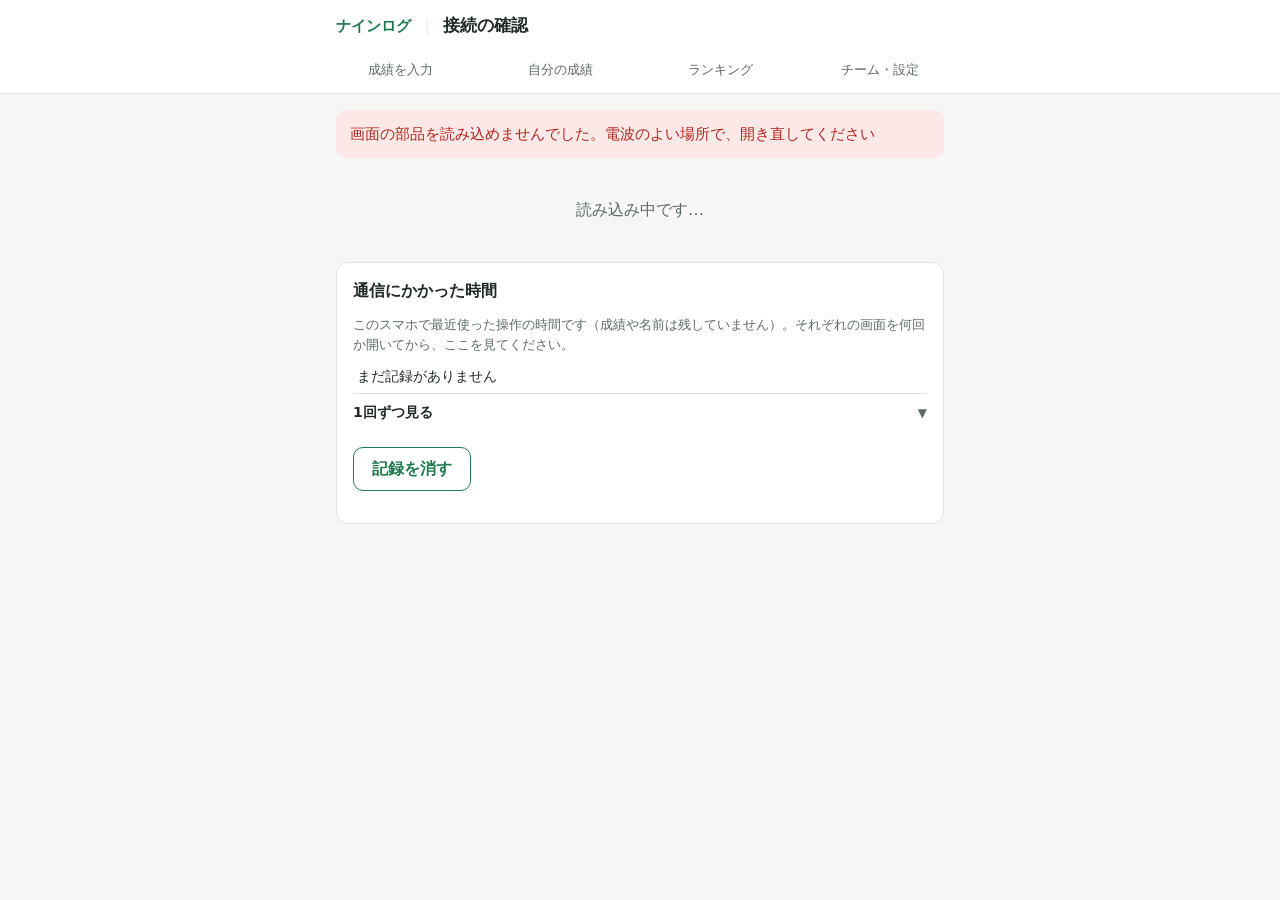
<file: index.html>
<!doctype html>
<html lang="ja">
<head>
  <meta charset="utf-8">
  <meta name="viewport" content="width=device-width, initial-scale=1">
  <title>ナインログ</title>
  <link rel="stylesheet" href="css/common.css">
  <!--
    ナインログのトップ画面（C-1・C-2・C-3）。
    - LIFFはまずこのページを開いてから目的のページへ移動するため、このページにも必ず liff.init() を入れる（CLAUDE.md 3.4章）。
      リッチメニューから input.html などを開いたときは、URLに liff.state が付いていて、liff.init の中で自動で移動する。
    - このページを直接開いたときは、「接続の確認」として、GASが確かめた本人の情報を出す（C-2・8.7章の管理者の登録に使う）。
  -->
  <style>
    dl { margin: 0; }
    dt { color: var(--sub); font-size: 13px; margin-top: 12px; }
    dt:first-child { margin-top: 0; }
    dd { margin: 2px 0 0; word-break: break-all; }
    .user-id { font-family: ui-monospace, Menlo, Consolas, monospace; font-size: 14px; }
  </style>
</head>
<body>
  <div id="nl-header"></div>
  <main class="nl-main">
    <div id="nl-alert" hidden></div>
    <p class="nl-loading" id="status">読み込み中です…</p>

    <section class="nl-card" id="whoami" hidden>
      <h2>接続の確認</h2>
      <dl>
        <dt>表示名（ランキングに出る名前）</dt>
        <dd id="display-name"></dd>
        <dt>LINEの名前</dt>
        <dd id="line-name"></dd>
        <dt>管理者</dt>
        <dd id="is-admin"></dd>
        <dt>LINEユーザーID</dt>
        <dd class="user-id" id="user-id"></dd>
      </dl>
      <p><button type="button" class="nl-btn nl-btn--sub" id="copy-id">ユーザーIDをコピー</button></p>
      <p class="nl-note">
        この画面の内容は、サーバー（GAS）がLINEに問い合わせて確かめた、あなたの情報です。<br>
        ユーザーIDは、管理者の登録のときだけ使います。チャットなどに貼り付けないでください。
      </p>
    </section>

    <!-- 通信にかかった時間（2026-11-14：読み込みを速くする方法を考えるため。このスマホに残した最近の40件） -->
    <section class="nl-card" id="timing" hidden>
      <h2>通信にかかった時間</h2>
      <p class="nl-note" style="margin-top:0">このスマホで最近使った操作の時間です（成績や名前は残していません）。それぞれの画面を何回か開いてから、ここを見てください。</p>
      <table class="nl-table" id="timing-summary"></table>
      <details class="nl-fold nl-fold--sm">
        <summary><span>1回ずつ見る</span></summary>
        <table class="nl-table" id="timing-list"></table>
      </details>
      <p><button type="button" class="nl-btn nl-btn--sub" id="timing-clear">記録を消す</button></p>
    </section>
  </main>

  <script src="https://static.line-scdn.net/liff/edge/2/sdk.js"></script>
  <script src="js/config.js"></script>
  <script src="js/liff-app.js"></script>
  <script src="js/ui.js"></script>
  <script>
    (function () {
      const $ = function (id) { return document.getElementById(id); };
      // リッチメニューから別のページを開いたときは、liff.init が目的のページへ移動するので、確認は出さない
      const goingElsewhere = new URLSearchParams(location.search).has('liff.state');

      NinelogUI.boot('', '接続の確認', function () {
        if (goingElsewhere) return null;
        $('status').textContent = 'サーバーに確認しています…';
        return NinelogApp.call('whoami').then(function (me) {
          $('display-name').textContent = me.displayName;
          $('line-name').textContent = me.lineName || '（取得できませんでした）';
          $('is-admin').textContent = me.isAdmin ? 'はい' : 'いいえ';
          $('user-id').textContent = me.userId;
          $('status').hidden = true;
          $('whoami').hidden = false;
          NinelogUI.showOk('LINEのログインと、サーバーでの本人確認ができました', $('whoami'));
          renderTiming(); // 今の確認にかかった時間も出す
        }).catch(function (err) {
          $('status').hidden = true;
          NinelogUI.showError(err);
          renderTiming();
        });
      });

      /** 通信にかかった時間を、操作ごとのまとめ（回数・平均・いちばん長い）と、1回ずつの表で出す */
      function renderTiming() {
        const list = NinelogApp.readTimings();
        $('timing').hidden = false;
        const sum = $('timing-summary');
        const rows = $('timing-list');
        sum.innerHTML = '';
        rows.innerHTML = '';
        const sec = function (ms) { return (ms / 1000).toFixed(1) + '秒'; };
        const tr = function (table, cells, head) {
          const row = document.createElement('tr');
          cells.forEach(function (c) { const td = document.createElement(head ? 'th' : 'td'); td.textContent = c; row.appendChild(td); });
          table.appendChild(row);
        };
        if (!list.length) { tr(sum, ['まだ記録がありません'], false); return; }
        const by = {};
        list.forEach(function (x) { (by[x.name] = by[x.name] || []).push(x.ms); });
        tr(sum, ['操作', '回数', '平均', '最長'], true);
        Object.keys(by).sort(function (a, b) {
          const avg = function (k) { return by[k].reduce(function (s, v) { return s + v; }, 0) / by[k].length; };
          return avg(b) - avg(a);
        }).forEach(function (k) {
          const v = by[k];
          tr(sum, [k, String(v.length), sec(v.reduce(function (s, x) { return s + x; }, 0) / v.length), sec(Math.max.apply(null, v))], false);
        });
        tr(rows, ['時刻', '操作', '時間', ''], true);
        list.slice().reverse().forEach(function (x) { tr(rows, [x.at, x.name, sec(x.ms), x.ok ? '' : '失敗'], false); });
      }
      if (!goingElsewhere) renderTiming();
      $('timing-clear').addEventListener('click', function () { NinelogApp.clearTimings(); renderTiming(); });

      $('copy-id').addEventListener('click', function () {
        navigator.clipboard.writeText($('user-id').textContent).then(function () {
          $('copy-id').textContent = 'コピーしました';
        }, function () {
          $('copy-id').textContent = 'コピーできませんでした（長押しで選んでください）';
        });
      });
    })();
  </script>
</body>
</html>
</file>
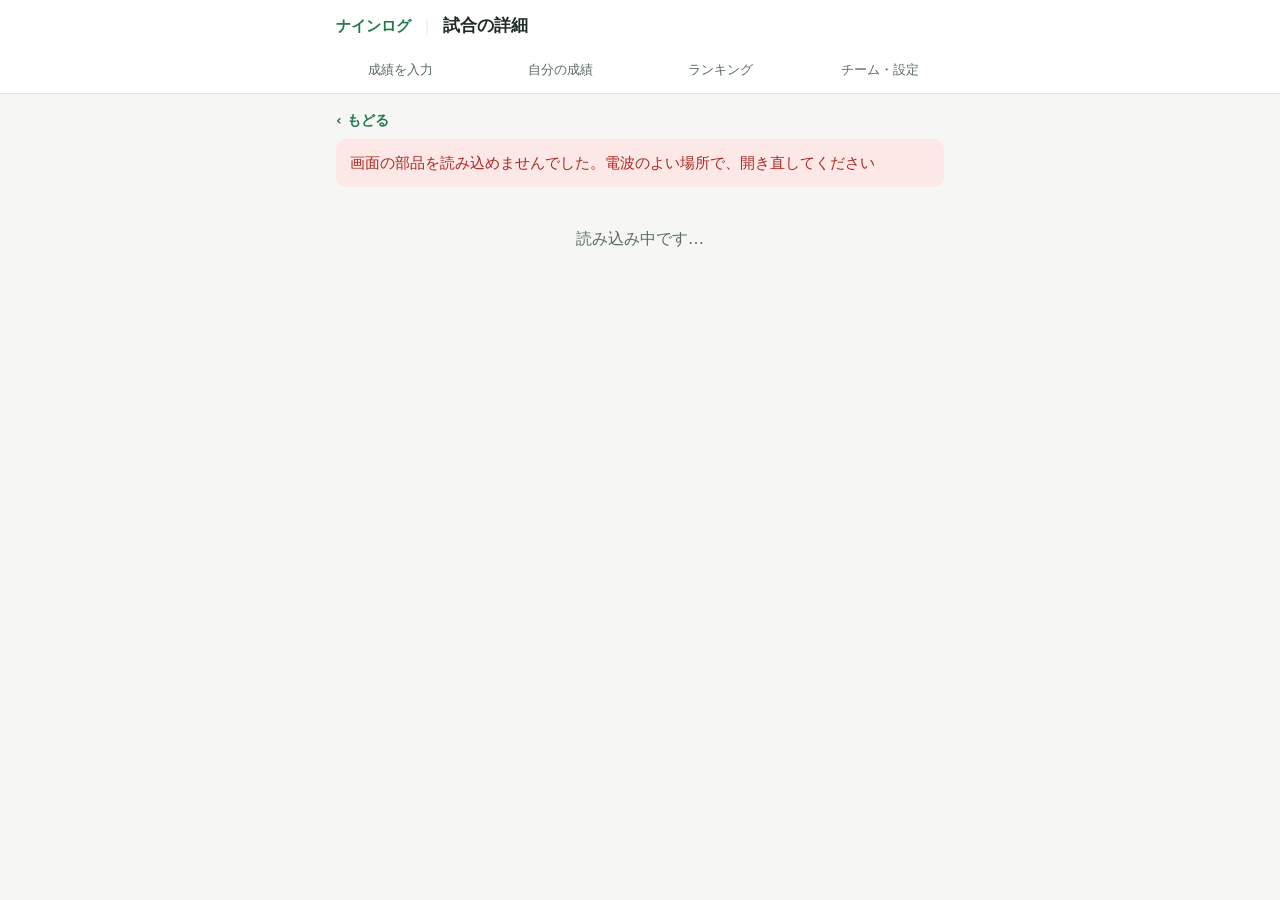
<file: game.html>
<!doctype html>
<html lang="ja">
<head>
  <meta charset="utf-8">
  <meta name="viewport" content="width=device-width, initial-scale=1">
  <title>試合の詳細｜ナインログ</title>
  <link rel="stylesheet" href="css/common.css">
  <!--
    試合の詳細（2026-11-15 利用者が追加。C-15。CLAUDE.md 11.12章）
    - game.html?game=試合のID で開く。その試合で、チームの誰が何打数何安打だったか（ランキングの「1試合ぶん」）と、投げた人の投球回・自責点
    - 前の試合・次の試合のボタン（上と下の2か所）。移っても、ページの履歴は増やさない（「もどる」1回で、開く前の画面に戻る）
    - 入口：「自分の成績」の入力した成績の各行・記録カレンダーの試合の行、「成績を入力」で選んだ試合
    - 見られるのは、今そのチームのメンバーだけ（個人用の記録の試合は本人だけ）。GASの getGameDetail が決める
  -->
</head>
<body>
  <div id="nl-header"></div>
  <main class="nl-main">
    <p class="nl-back"><a href="mystats.html" id="btn-back">‹ もどる</a></p>
    <div id="nl-alert" hidden></div>
    <p class="nl-loading" id="loading">読み込み中です…</p>

    <div id="content" hidden>
      <!-- 試合の情報 -->
      <section class="nl-card" id="game-card">
        <p class="nl-game__date" id="game-date"></p>
        <h2 class="nl-game__title" id="game-title"></h2>
        <div class="nl-badges" id="game-badges"></div>
      </section>

      <!-- 自分の成績の入力（2026-11-15）：まだ入れていない30日以内の試合は黄色の枠と入力ボタン、入れている試合は直すボタン -->
      <div id="my-input"></div>

      <!-- 前の試合・次の試合（2026-11-15。同じチームの試合を日付の順に並べたときの前後） -->
      <nav class="nl-gamenav" id="nav-top" aria-label="前後の試合"></nav>

      <!-- 打撃 -->
      <section class="nl-card" id="bat-card">
        <h2>打撃</h2>
        <div class="nl-seg" id="bat-sort" role="group" aria-label="並べ替え">
          <button type="button" class="nl-seg__btn" data-sort="avg" aria-pressed="true">打率</button>
          <button type="button" class="nl-seg__btn" data-sort="hits" aria-pressed="false">安打</button>
          <button type="button" class="nl-seg__btn" data-sort="rbis" aria-pressed="false">打点</button>
        </div>
        <div class="nl-table-wrap">
          <table class="nl-table nl-table--game">
            <thead>
              <tr><th>名前</th><th>打席</th><th>打数</th><th>安打</th><th>本塁</th><th>打点</th><th>盗塁</th><th>打率</th></tr>
            </thead>
            <tbody id="bat-rows"></tbody>
          </table>
        </div>
        <p class="nl-note" id="bat-note"></p>
      </section>

      <!-- 投手 -->
      <section class="nl-card" id="pit-card">
        <h2>投手</h2>
        <div class="nl-table-wrap">
          <table class="nl-table nl-table--game">
            <thead><tr><th>名前</th><th>投球回</th><th>自責点</th></tr></thead>
            <tbody id="pit-rows"></tbody>
          </table>
        </div>
      </section>

      <p class="nl-note nl-game__foot">まだ入力していない人は、ここに出ません。</p>
      <nav class="nl-gamenav" id="nav-bottom" aria-label="前後の試合"></nav>
    </div>
  </main>

  <script src="https://static.line-scdn.net/liff/edge/2/sdk.js"></script>
  <script src="js/config.js"></script>
  <script src="js/liff-app.js"></script>
  <script src="js/ui.js"></script>
  <script src="js/game.js"></script>
</body>
</html>
</file>
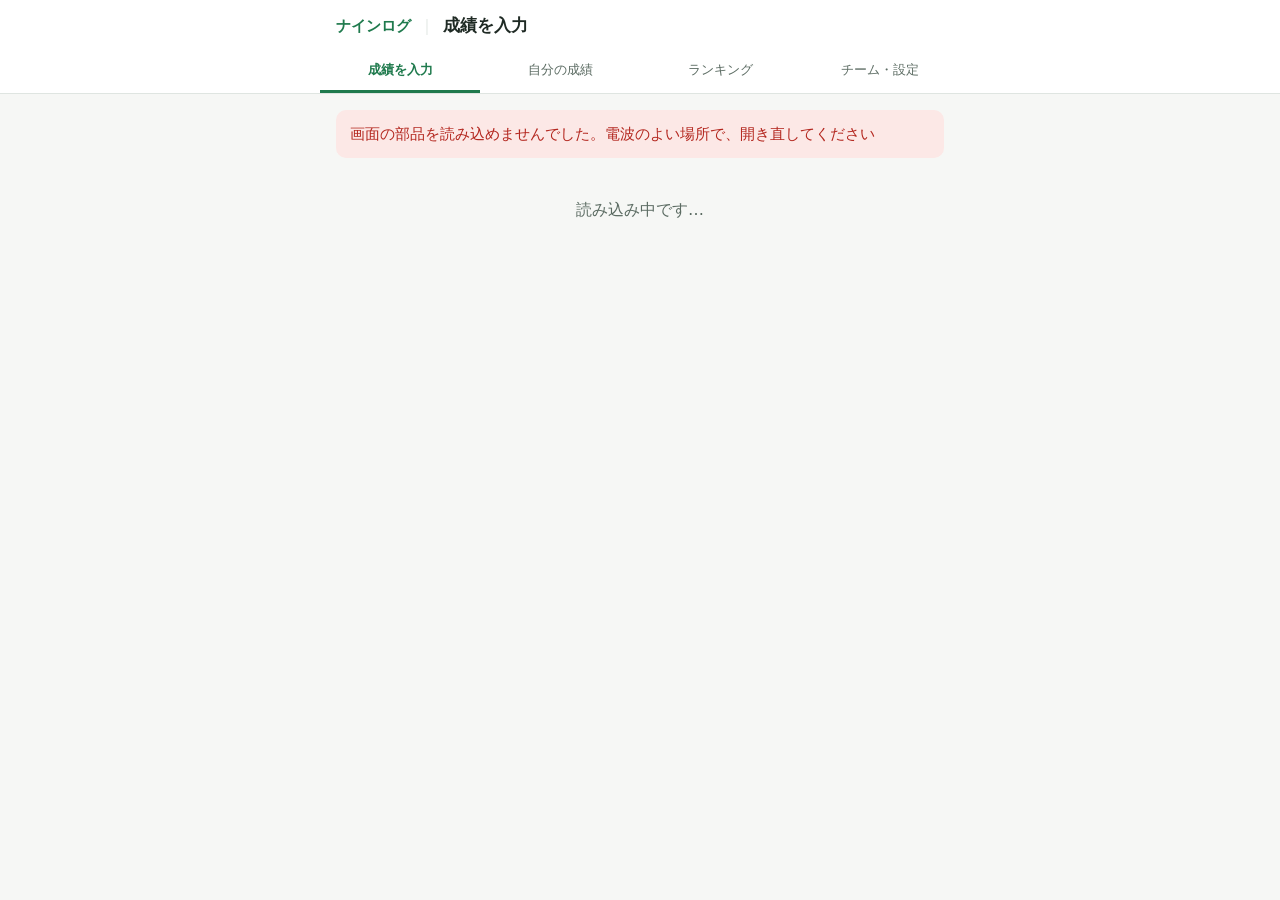
<file: input.html>
<!doctype html>
<html lang="ja">
<head>
  <meta charset="utf-8">
  <meta name="viewport" content="width=device-width, initial-scale=1">
  <title>成績を入力｜ナインログ</title>
  <link rel="stylesheet" href="css/common.css">
  <!--
    成績を入力（CLAUDE.md 3.4章・11.1章・11.3章）
    - C-4a：チームと試合日を選び、その日の試合を選ぶ（無ければ作る）
    - C-4・C-5：選んだ試合に、打撃・投手の成績を入れる（このあと作る）
  -->
</head>
<body>
  <div id="nl-header"></div>
  <main class="nl-main">
    <div id="nl-alert" hidden></div>
    <p class="nl-loading" id="loading">読み込み中です…</p>

    <!-- チームに入っていないとき -->
    <section class="nl-card" id="no-team" hidden>
      <h2>まだチームに入っていません</h2>
      <p class="nl-note">チームで記録するときは、代表者から「ID」と「合言葉」を教えてもらい、「チーム・設定」の画面で参加してください。</p>
      <p><a class="nl-btn nl-btn--block" href="team.html">チーム・設定へ</a></p>
      <p class="nl-note">チームに入らずに、自分だけで成績を記録することもできます（ランキングはありません。あとからチームに参加しても、記録はそのまま残ります）。</p>
      <p><button type="button" class="nl-btn nl-btn--sub nl-btn--block" id="btn-solo">個人用の記録を始める</button></p>
    </section>

    <!-- 1. 試合を選ぶ -->
    <section class="nl-card" id="pick" hidden>
      <h2>1. 試合を選ぶ</h2>
      <div class="nl-field" id="team-field">
        <label for="team">チーム</label>
        <select id="team"></select>
        <!-- チームを選ぶ理由（2026-11-15 利用者が決めた文。同じ日に「個人用の記録」の説明を足した） -->
        <p class="nl-note">成績は、選んだチームに記録されます。チームのランキングやチームの成績は、ここで選んだチームの中で集計されます。<br>チームや大会と紐づけずに、自分だけで記録したいときは「個人用の記録」を選んでください。チームや大会のランキングには入りません。あとから、同じ日のチームの試合に移すこともできます。</p>
      </div>
      <div class="nl-field">
        <!-- 試合日：画面の中のカレンダー（○チームの試合・●自分の成績）と、1日ずつ動かすボタン（C-4b。2026-11-14 利用者が決定） -->
        <label>試合日：<strong id="date-label"></strong></label>
        <div id="date-cal"></div>
        <div class="nl-daynav">
          <button type="button" class="nl-chip" id="btn-prev-day">‹ 前の日</button>
          <button type="button" class="nl-chip" id="btn-next-day">次の日 ›</button>
          <button type="button" class="nl-chip nl-daynav__today" id="btn-today">今日</button>
        </div>
        <p class="nl-note">入力できるのは、試合日から30日以内です。</p>
      </div>
      <div id="games" class="nl-choices" aria-live="polite"></div>
      <div class="nl-actions">
        <button type="button" class="nl-btn nl-btn--sub nl-btn--block" id="btn-new">＋ この日の試合を新しく作る</button>
      </div>
    </section>

    <!-- 新しい試合を作る -->
    <form class="nl-card" id="new-game" hidden novalidate>
      <h2>新しい試合を作る</h2>
      <p class="nl-note" id="new-game-date"></p>
      <!-- その日にすでに試合があるときだけ出す注意（同じ試合を2人が別々に作るのを防ぐため。2026-11-14 利用者が決定） -->
      <div class="nl-alert nl-alert--warn" id="same-day-warn" role="note" hidden>
        この日はすでにチームの試合があります。同じ試合なら、上の一覧から選んでください。ダブルヘッダーの2試合目のときだけ、新しく作ってください。
      </div>
      <div class="nl-field">
        <!-- 第何試合かは自動で決まる番号だけを出す（選ぶ欄は置かない。直したいときは試合の修正画面 C-13 で。2026-11-14 利用者が決定） -->
        <p style="margin:0"><strong id="game-number-text"></strong></p>
        <p class="nl-note" id="first-game-note" hidden>1日1試合なら、このままで大丈夫です。ダブルヘッダーのときは、1試合目を作ったあとに、もう一度「＋ この日の試合を新しく作る」を押すと、自動で「第2試合」になります。</p>
      </div>
      <div class="nl-field">
        <label for="opponent">対戦相手（30文字まで。空でもよい）</label>
        <input type="text" id="opponent" name="opponent" maxlength="30" list="opponent-list" autocomplete="off">
        <datalist id="opponent-list"></datalist>
      </div>
      <div class="nl-field" id="tournament-field">
        <!-- 大会は必ず選ぶ（「大会なし」か大会の名前。2026-11-15 利用者が決定） -->
        <label for="tournament_id">大会 <span class="nl-required">必須</span></label>
        <select id="tournament_id" name="tournament_id" required></select>
        <p class="nl-note">大会の試合なら、その大会を選んでください。同じ大会に参加している人たちのランキングに入ります。練習試合などは「大会なし」を選んでください。</p>
      </div>
      <div class="nl-field">
        <label for="category">試合区分</label>
        <select id="category" name="category">
          <option value="">（未入力）</option>
          <option value="official">公式戦</option>
          <option value="practice">練習試合</option>
          <option value="other">その他</option>
        </select>
      </div>
      <div class="nl-field">
        <!-- 得点（2026-11-15 利用者が追加。空でもよい。両方入れると勝敗は得点から決まる） -->
        <label>得点（空でもよい）</label>
        <div class="nl-score">
          <label><span class="nl-score__who">自分たち</span><input type="text" inputmode="numeric" maxlength="2" id="our-score" name="our_score" autocomplete="off"></label>
          <span class="nl-score__dash">−</span>
          <label><span class="nl-score__who">相手</span><input type="text" inputmode="numeric" maxlength="2" id="opp-score" name="opp_score" autocomplete="off"></label>
        </div>
        <p class="nl-note">0〜99。両方入れると、勝敗は得点から自動で決まります（多いほうが勝ち、同じなら引き分け）。試合の前に作るときは空のままにして、あとで「試合の情報を直す」から入れてください。</p>
      </div>
      <div class="nl-field">
        <label for="result">勝敗（あとで直せます）</label>
        <select id="result" name="result" aria-describedby="result-auto">
          <option value="">（未入力）</option>
          <option value="win">勝ち</option>
          <option value="lose">負け</option>
          <option value="draw">引き分け</option>
        </select>
        <p class="nl-note" id="result-auto" hidden>得点から自動で決まりました（得点を空にすると、選べるようになります）。</p>
      </div>
      <div class="nl-actions">
        <button type="submit" class="nl-btn" id="btn-create">試合を作る</button>
        <button type="button" class="nl-btn nl-btn--sub" id="btn-cancel">やめる</button>
      </div>
    </form>

    <!-- 2. 選んだ試合 -->
    <section class="nl-card" id="selected" data-return-anchor="selected" hidden>
      <h2>2. 成績を入れる試合</h2>
      <p class="nl-choice__title" id="selected-title"></p>
      <p class="nl-choice__sub" id="selected-sub"></p>
      <!-- 勝敗と得点（○ 5−3。2026-11-15） -->
      <div class="nl-badges" id="selected-result" hidden></div>
      <!-- 成績がどこに反映されるか（2026-11-14 利用者が決定） -->
      <p class="nl-alert nl-alert--info" id="selected-reflect" style="margin:12px 0 0"></p>
      <p class="nl-note" id="selected-note" hidden></p>
      <!-- 試合の詳細（2026-11-15。C-15） -->
      <div class="nl-row__actions"><a class="nl-chip" id="btn-game-detail" href="game.html">この試合の詳細を見る</a></div>

      <!-- 試合の情報を直す・消す（C-13。試合を作った人とチームの代表者だけ。11.1章） -->
      <div class="nl-row__actions" id="edit-actions" hidden>
        <button type="button" class="nl-chip" id="btn-edit-game">試合の情報を直す</button>
        <button type="button" class="nl-chip nl-chip--danger" id="btn-delete-game">この試合を消す</button>
      </div>
      <p class="nl-note" id="edit-note" hidden>試合の情報を直したり消したりできるのは、試合を作った人とチームの代表者だけです。</p>

      <div id="delete-confirm" hidden>
        <p class="nl-note">この試合を消しますか？ 消せるのは、だれの成績も付いていない試合だけです。まちがえて重ねて作った試合などを消すときに使ってください。</p>
        <div class="nl-actions">
          <button type="button" class="nl-btn nl-btn--danger" id="btn-delete-yes">消す</button>
          <button type="button" class="nl-btn nl-btn--sub" id="btn-delete-no">やめる</button>
        </div>
      </div>

      <form id="edit-game" hidden novalidate style="margin-top:12px">
        <div class="nl-field">
          <label for="edit-date">試合日（30日以内）</label>
          <select id="edit-date" name="game_date"></select>
        </div>
        <div class="nl-field">
          <label for="edit-number">第何試合</label>
          <select id="edit-number" name="game_number"></select>
          <p class="nl-note">ダブルヘッダーなど、同じ日に複数の試合があるときに区別するための番号です。</p>
        </div>
        <div class="nl-field">
          <label for="edit-opponent">対戦相手（30文字まで。空でもよい）</label>
          <input type="text" id="edit-opponent" name="opponent" maxlength="30" list="opponent-list" autocomplete="off">
        </div>
        <div class="nl-field" id="edit-tournament-field">
          <label for="edit-tournament">大会 <span class="nl-required">必須</span></label>
          <select id="edit-tournament" name="tournament_id" required></select>
          <p class="nl-note">大会の試合なら、その大会を選んでください。同じ大会に参加している人たちのランキングに入ります。練習試合などは「大会なし」を選んでください。</p>
        </div>
        <div class="nl-field">
          <label for="edit-category">試合区分</label>
          <select id="edit-category" name="category">
            <option value="">（未入力）</option>
            <option value="official">公式戦</option>
            <option value="practice">練習試合</option>
            <option value="other">その他</option>
          </select>
        </div>
        <div class="nl-field">
          <!-- 得点（2026-11-15 利用者が追加。空でもよい。両方入れると勝敗は得点から決まる） -->
          <label>得点（空でもよい）</label>
          <div class="nl-score">
            <label><span class="nl-score__who">自分たち</span><input type="text" inputmode="numeric" maxlength="2" id="edit-our-score" name="our_score" autocomplete="off"></label>
            <span class="nl-score__dash">−</span>
            <label><span class="nl-score__who">相手</span><input type="text" inputmode="numeric" maxlength="2" id="edit-opp-score" name="opp_score" autocomplete="off"></label>
          </div>
          <p class="nl-note">0〜99。両方入れると、勝敗は得点から自動で決まります（多いほうが勝ち、同じなら引き分け）。</p>
        </div>
        <div class="nl-field">
          <label for="edit-result">勝敗</label>
          <select id="edit-result" name="result" aria-describedby="edit-result-auto">
            <option value="">（未入力）</option>
            <option value="win">勝ち</option>
            <option value="lose">負け</option>
            <option value="draw">引き分け</option>
          </select>
          <p class="nl-note" id="edit-result-auto" hidden>得点から自動で決まりました（得点を空にすると、選べるようになります）。</p>
        </div>
        <p class="nl-note">直した内容は記録に残ります（いつ・だれが・何を何から何に変えたか）。</p>
        <div class="nl-actions">
          <button type="submit" class="nl-btn" id="btn-save-game">直す</button>
          <button type="button" class="nl-btn nl-btn--sub" id="btn-edit-cancel">やめる</button>
        </div>
      </form>

    </section>

    <!-- 3. 成績を入れる（C-4：打撃。C-5：投手） -->
    <section class="nl-card" id="record-card" hidden>
      <h2>3. 成績を入れる</h2>
      <div class="nl-seg" role="group" aria-label="成績の種類">
        <button type="button" class="nl-seg__btn" id="tab-batting" aria-pressed="true">打撃</button>
        <button type="button" class="nl-seg__btn" id="tab-pitching" aria-pressed="false">投手</button>
      </div>

      <!-- 打撃（第4.4章の13項目） -->
      <form id="batting-form" novalidate>
        <p class="nl-alert nl-alert--info" id="batting-status" style="margin:0 0 12px" hidden></p>
        <div class="nl-counts" id="batting-counts"></div>
        <p class="nl-note">打数は、打席から四球・死球・犠打・犠飛を引いた数を自動で入れます。打撃妨害などで違うときは、打数を直接直してください（直したあとは自動で変わりません）。</p>
        <div class="nl-actions">
          <button type="submit" class="nl-btn nl-btn--block" id="btn-save-batting">打撃成績を保存する</button>
        </div>
      </form>

      <!-- 投手（C-5。第4.4b章）：投球回は「回」と「アウト（0〜2）」に分けて入れる -->
      <form id="pitching-form" novalidate hidden>
        <p class="nl-alert nl-alert--info" id="pitching-status" style="margin:0 0 12px" hidden></p>
        <p class="nl-total" id="pitching-total" aria-live="polite"></p>
        <div class="nl-counts" id="pitching-counts"></div>
        <p class="nl-note">3アウトで1回です。例：5回と1/3なら、回に5、アウトに1を入れます。アウトの＋を2から押すと、回が1つ増えてアウトが0に戻ります。</p>
        <p class="nl-note">自責点は、投手の責任で取られた点です（味方のエラーがなければ取られなかった点は入れません）。</p>
        <div class="nl-actions">
          <button type="submit" class="nl-btn nl-btn--block" id="btn-save-pitching">投手成績を保存する</button>
        </div>
      </form>
    </section>
  </main>

  <script src="https://static.line-scdn.net/liff/edge/2/sdk.js"></script>
  <script src="js/config.js"></script>
  <script src="js/liff-app.js"></script>
  <script src="js/ui.js"></script>
  <script src="js/calendar.js"></script>
  <script src="js/input.js"></script>
</body>
</html>
</file>
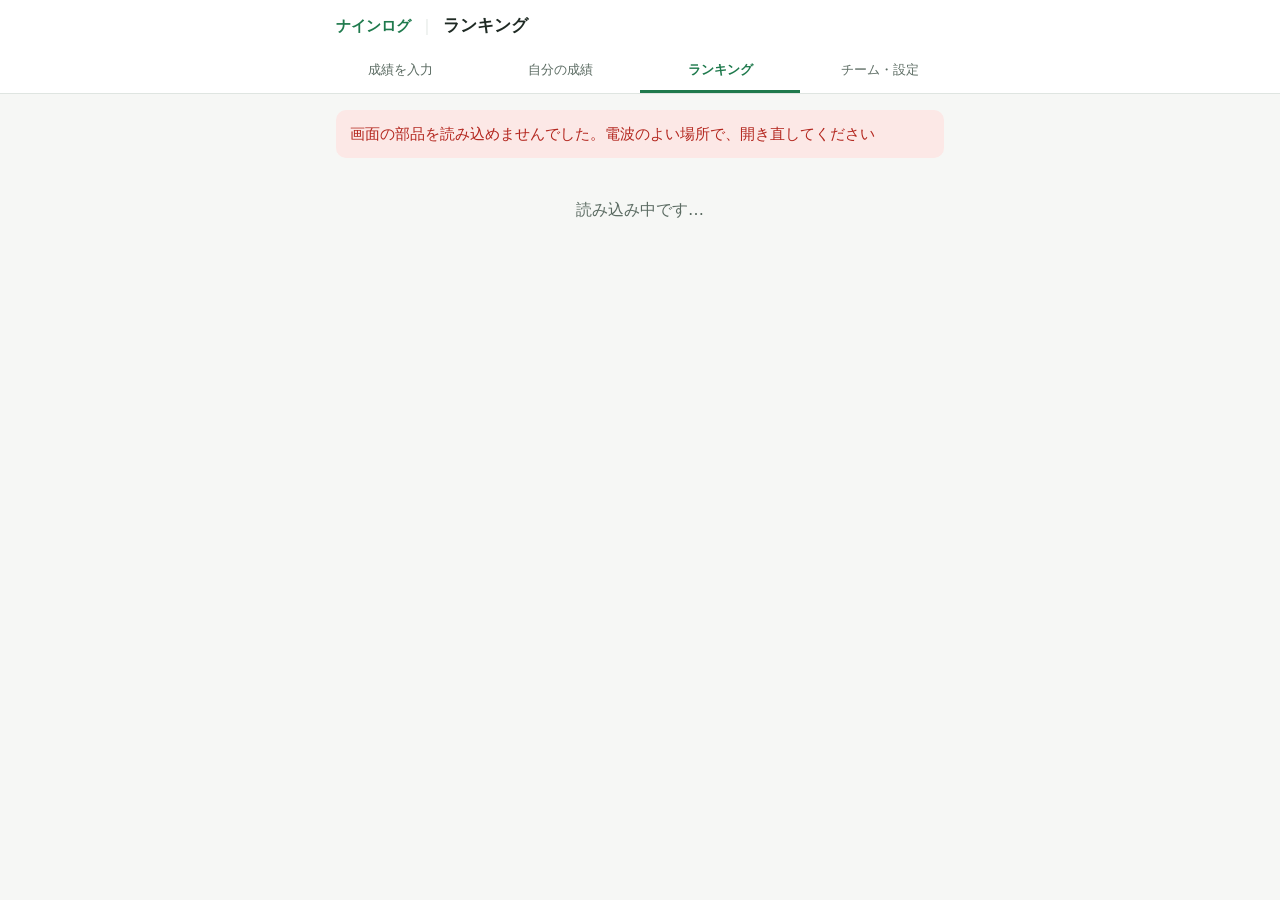
<file: ranking.html>
<!doctype html>
<html lang="ja">
<head>
  <meta charset="utf-8">
  <meta name="viewport" content="width=device-width, initial-scale=1">
  <title>ランキング｜ナインログ</title>
  <link rel="stylesheet" href="css/common.css">
  <!--
    ランキング（CLAUDE.md 6.2〜6.4章・11.8章）
    - C-7：チームと年度を選び、8部門を切り替えて、チーム内ランキングを見る
    - C-8：規定未達の人に「あと○打席」「あと○回」を出す
    - C-7b：チーム全体の成績（勝敗・勝率・チーム打率・防御率・相手別などの集計）
    - C-7c：ランキングをLINEのグループや友だちに共有する（シェアターゲットピッカー）
    - C-7d：大会のランキング（チームと大会を1つの選択欄で切り替え、表示名にチーム名を添える）
  -->
</head>
<body>
  <div id="nl-header"></div>
  <main class="nl-main">
    <div id="nl-alert" hidden></div>
    <p class="nl-loading" id="loading">読み込み中です…</p>

    <!-- チームに入っていないとき（個人用の記録だけの人も。11.8章の7） -->
    <section class="nl-card" id="no-team" hidden>
      <h2>ランキングは、チームに参加すると見られます</h2>
      <p class="nl-note">代表者から「ID」と「合言葉」を教えてもらい、「チーム・設定」の画面で参加してください（大会のIDと合言葉でも参加できます）。個人用の記録には、ランキングはありません。</p>
      <p><a class="nl-btn nl-btn--block" href="team.html">チーム・設定へ</a></p>
    </section>

    <div id="content" hidden>
      <!-- 何を見るか：チームと年度 -->
      <section class="nl-card" id="filters">
        <div class="nl-pair">
          <div class="nl-field">
            <label for="team">チーム・大会</label>
            <select id="team"></select>
          </div>
          <div class="nl-field">
            <label for="season">年度</label>
            <select id="season"></select>
          </div>
        </div>
        <p class="nl-note" id="qualify-note"></p>
      </section>

      <!-- 何を見るか：ランキングか、チーム全体の成績か（C-7b。11.0章の12） -->
      <div class="nl-seg" role="group" aria-label="見るもの" id="view">
        <button type="button" class="nl-seg__btn" data-view="ranking" aria-pressed="true">ランキング</button>
        <button type="button" class="nl-seg__btn" data-view="team" aria-pressed="false">チームの成績</button>
      </div>

      <!-- ランキング -->
      <section class="nl-card" id="ranking-card">
        <div class="nl-cats" id="cats" role="group" aria-label="部門"></div>
        <p class="nl-note" id="cat-note"></p>
        <ol class="nl-rank" id="rows"></ol>
        <!-- LINEで共有する（C-7c。11.5章）：利用者本人のLINEから送るので、公式LINEの配信数は使わない -->
        <div class="nl-share" id="share">
          <!-- 何人まで送るか（2026-11-14 利用者が追加。送る人なら誰でも選べる） -->
          <div class="nl-seg nl-seg--sm" role="group" aria-label="共有する人数" id="share-count">
            <button type="button" class="nl-seg__btn" data-count="3" aria-pressed="true">上位3人</button>
            <button type="button" class="nl-seg__btn" data-count="5" aria-pressed="false">5人</button>
            <button type="button" class="nl-seg__btn" data-count="10" aria-pressed="false">10人</button>
            <button type="button" class="nl-seg__btn" data-count="all" aria-pressed="false">全員</button>
          </div>
          <button type="button" class="nl-btn nl-btn--block" id="btn-share">この部門の上位3人をLINEで共有する</button>
          <!-- 8部門の上位をまとめて1通で送る（年末の成績発表などに） -->
          <button type="button" class="nl-btn nl-btn--sub nl-btn--block" id="btn-share-all" style="margin-top:8px">全部門まとめて送る（上位3人）</button>
          <p class="nl-note" id="share-note"></p>
        </div>
      </section>

      <!-- チーム全体の成績（C-7b。11.4章・B-14） -->
      <div id="team-view" hidden>
        <section class="nl-card" id="ts-empty" hidden>
          <p class="nl-empty" id="ts-empty-text"></p>
        </section>
        <section class="nl-card" id="ts-record-card">
          <h2>勝敗 <span class="nl-h2__sub" id="ts-games"></span></h2>
          <div class="nl-tiles nl-tiles--4" id="ts-record"></div>
          <p class="nl-note" id="ts-record-note"></p>
        </section>
        <section class="nl-card" id="ts-batting-card">
          <h2>チームの打撃 <span class="nl-h2__sub" id="ts-batting-sub"></span></h2>
          <div class="nl-tiles nl-tiles--4" id="ts-batting-rates"></div>
          <div class="nl-stats" id="ts-batting-counts"></div>
        </section>
        <section class="nl-card" id="ts-pitching-card">
          <h2>チームの投手 <span class="nl-h2__sub" id="ts-pitching-sub"></span></h2>
          <div class="nl-tiles" id="ts-pitching-rates"></div>
          <p class="nl-note">防御率 ＝ 自責点 × 7 ÷ 投球回（7回制のため）。</p>
        </section>
        <!-- 相手別・大会別・区分別（勝敗の表も出す。中身は js/breakdown.js が作る） -->
        <section class="nl-card" id="ts-bd-card" hidden></section>
        <p class="nl-note">チームの成績は、チームの全員の成績を足してから計算しています（退会した人の成績も入ります）。</p>
      </div>
    </div>
  </main>

  <script src="https://static.line-scdn.net/liff/edge/2/sdk.js"></script>
  <script src="js/config.js"></script>
  <script src="js/liff-app.js"></script>
  <script src="js/ui.js"></script>
  <script src="js/breakdown.js"></script>
  <script src="js/ranking.js"></script>
</body>
</html>
</file>
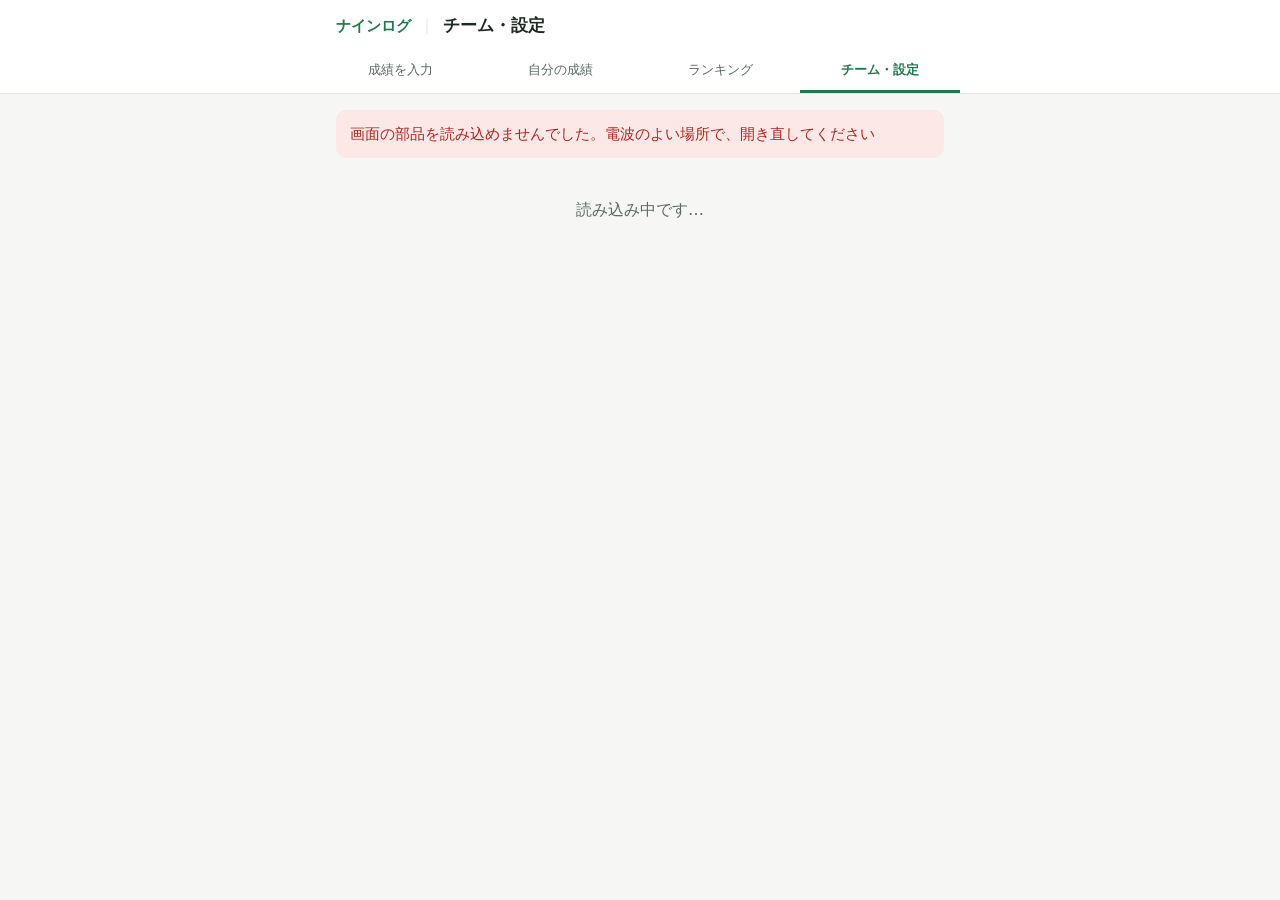
<file: team.html>
<!doctype html>
<html lang="ja">
<head>
  <meta charset="utf-8">
  <meta name="viewport" content="width=device-width, initial-scale=1">
  <title>チーム・設定｜ナインログ</title>
  <link rel="stylesheet" href="css/common.css">
  <!--
    チーム・設定（CLAUDE.md 3.4章・4.8章。C-9）
    - 自分の表示名の変更、所属しているチームの一覧、チームへの参加、チームの作成、（代表者だけ）合言葉の変更
    - 大会の作成は C-9b。一番下に利用規約・プライバシーポリシーへのリンク（C-14）
  -->
</head>
<body>
  <div id="nl-header"></div>
  <main class="nl-main">
    <div id="nl-alert" hidden></div>
    <p class="nl-loading" id="loading">読み込み中です…</p>

    <div id="content" hidden>
      <!-- 所属しているチーム・大会 -->
      <!-- 最初は畳んでおき、数だけ見せる。開くと1つ1行（C-9d。2026-11-14 利用者が決定） -->
      <section class="nl-card" id="teams-card">
        <details class="nl-fold" id="teams-fold">
          <summary id="teams-summary">所属しているチーム・大会</summary>
          <div id="teams" class="nl-rows"></div>
        </details>
      </section>

      <!-- チーム・大会に参加する -->
      <form class="nl-card" id="join-form" novalidate>
        <h2>チーム・大会に参加する</h2>
        <p class="nl-note" style="margin:0 0 12px">代表者から教えてもらった「ID」と「合言葉」を入れてください。大会のIDと合言葉でも参加できます。</p>
        <div class="nl-field">
          <label for="join-number">ID</label>
          <input type="text" id="join-number" name="team_number" autocomplete="off" autocapitalize="off" spellcheck="false" maxlength="20">
          <p class="nl-note">ID：代表者から教えてもらったID。大文字・小文字は区別しません。</p>
        </div>
        <div class="nl-field">
          <label for="join-pass">合言葉</label>
          <input type="text" id="join-pass" name="passphrase" autocomplete="off" maxlength="32">
          <p class="nl-note">合言葉：代表者から教えてもらった言葉。全角・半角、大文字・小文字、ひらがな・カタカナの違いは気にしなくて大丈夫です。</p>
        </div>
        <button type="submit" class="nl-btn nl-btn--block" id="btn-join">参加する</button>
        <p class="nl-note">合言葉を10回まちがえると、1時間は入力できなくなります。</p>
      </form>

      <!-- チーム・大会を作る（C-9・C-9b） -->
      <form class="nl-card" id="create-form" novalidate>
        <h2>チーム・大会を作る</h2>
        <p class="nl-note" style="margin:0 0 12px">作った人が、その代表者になります。作ったあとで、IDと合言葉をメンバーに伝えてください。</p>
        <fieldset class="nl-radios">
          <legend>作るもの</legend>
          <label><input type="radio" name="org_type" value="team" checked> チーム</label>
          <label><input type="radio" name="org_type" value="tournament"> 大会（リーグ戦も）</label>
        </fieldset>
        <p class="nl-note" id="tournament-hint" hidden style="margin:-4px 0 14px">大会の試合として登録した試合の成績が、チームをまたいで大会のランキングに集計されます。大会に参加する人は、それぞれのチームの試合を作るときに、この大会を選びます。</p>
        <div class="nl-field">
          <label for="create-number" id="create-number-label">チームID</label>
          <input type="text" id="create-number" name="team_number" autocomplete="off" autocapitalize="off" spellcheck="false" maxlength="20">
          <p class="nl-note" id="number-hint">ID：半角の英字・数字で4〜20文字（例：nostradamus、team2026）。大文字・小文字は区別しません。ほかのチーム・大会が使っているIDは使えません。</p>
        </div>
        <div class="nl-field">
          <label for="create-name" id="create-name-label">チーム名</label>
          <input type="text" id="create-name" name="team_name" autocomplete="off" maxlength="30">
          <p class="nl-note" id="name-hint">チーム名：1〜30文字。ほかのチームと同じ名前でも作れます。</p>
        </div>
        <div class="nl-field">
          <label for="create-pass">合言葉</label>
          <input type="text" id="create-pass" name="passphrase" autocomplete="off" maxlength="32">
          <p class="nl-note">合言葉：6〜32文字。使えるのは、ひらがな・カタカナ・英字・数字（漢字・記号・空白は使えません）。全角・半角、大文字・小文字、ひらがな・カタカナの違いは同じものとして扱います。</p>
        </div>
        <button type="submit" class="nl-btn nl-btn--block" id="btn-create">チームを作る</button>
      </form>

      <!-- 個人用の記録を始める（まだ記録場所が無い人にだけ出す。11.8章。C-9c） -->
      <section class="nl-card" id="solo-card" hidden>
        <h2>個人用の記録を始める</h2>
        <p class="nl-note" style="margin:0 0 12px">チームに入らずに、自分の成績を記録できます。IDと合言葉は不要で、ほかの人は入れません。ランキングはありません。あとからチームに参加しても、記録はそのまま残ります。</p>
        <button type="button" class="nl-btn nl-btn--sub nl-btn--block" id="btn-solo">個人用の記録を始める</button>
      </section>

      <!-- 表示名 -->
      <form class="nl-card" id="name-form" novalidate>
        <h2>あなたの表示名</h2>
        <p class="nl-note" style="margin:0 0 12px">ランキングなどで、ほかのメンバーに見える名前です。最初はLINEの名前を使います。</p>
        <div class="nl-field">
          <label for="display-name">表示名</label>
          <input type="text" id="display-name" name="display_name" autocomplete="off" maxlength="20">
          <p class="nl-note">表示名：1〜20文字。</p>
        </div>
        <button type="submit" class="nl-btn nl-btn--sub nl-btn--block" id="btn-name">表示名を変える</button>
        <p class="nl-note" id="name-source"></p>
        <!-- 同じチーム・大会に、同じ表示名の人がいるとき（2026-11-15。断らずに知らせるだけ） -->
        <div class="nl-alert nl-alert--warn" id="same-name" role="note" hidden></div>
      </form>

      <!-- 利用規約・プライバシーポリシー（C-14） -->
      <p class="nl-note nl-terms-link">
        <a href="terms.html#terms">利用規約</a>　・　<a href="terms.html#privacy">プライバシーポリシー</a>
      </p>
    </div>
  </main>

  <script src="https://static.line-scdn.net/liff/edge/2/sdk.js"></script>
  <script src="js/config.js"></script>
  <script src="js/liff-app.js"></script>
  <script src="js/ui.js"></script>
  <script src="js/team.js"></script>
</body>
</html>
</file>
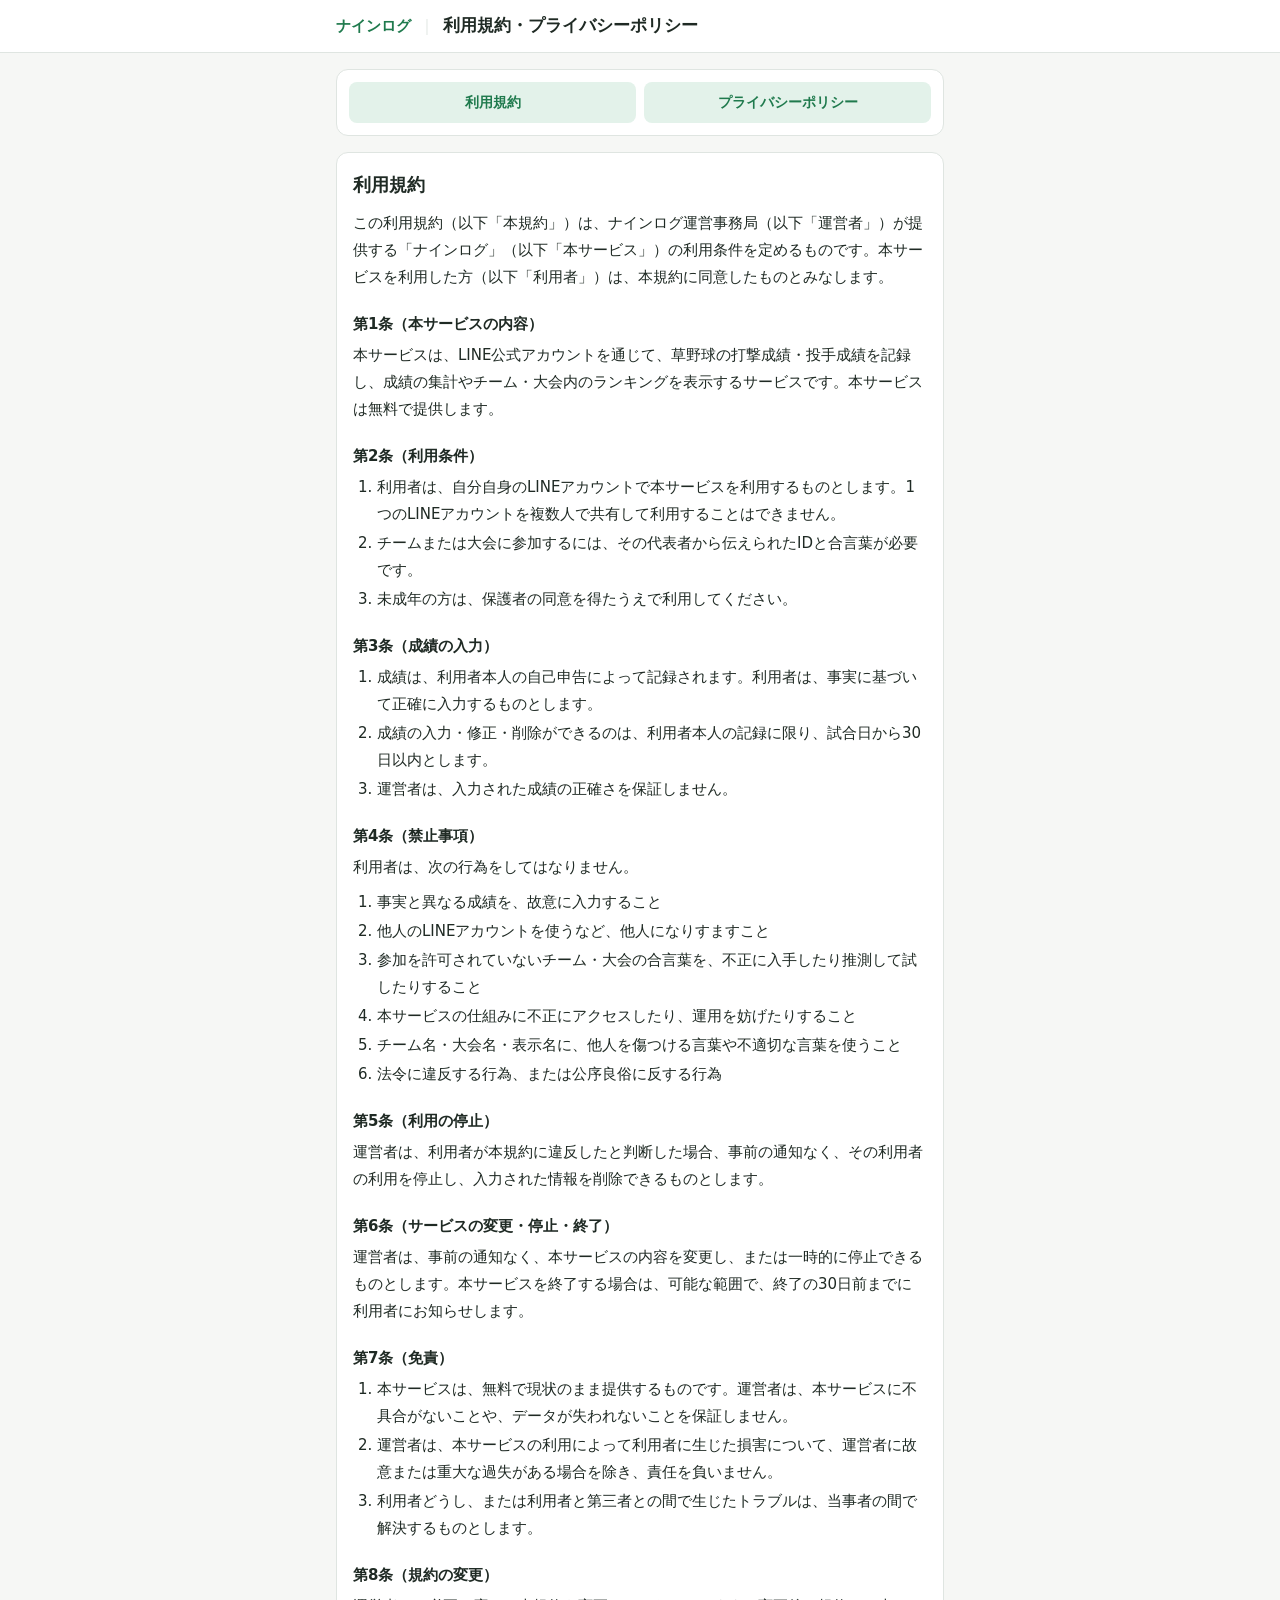
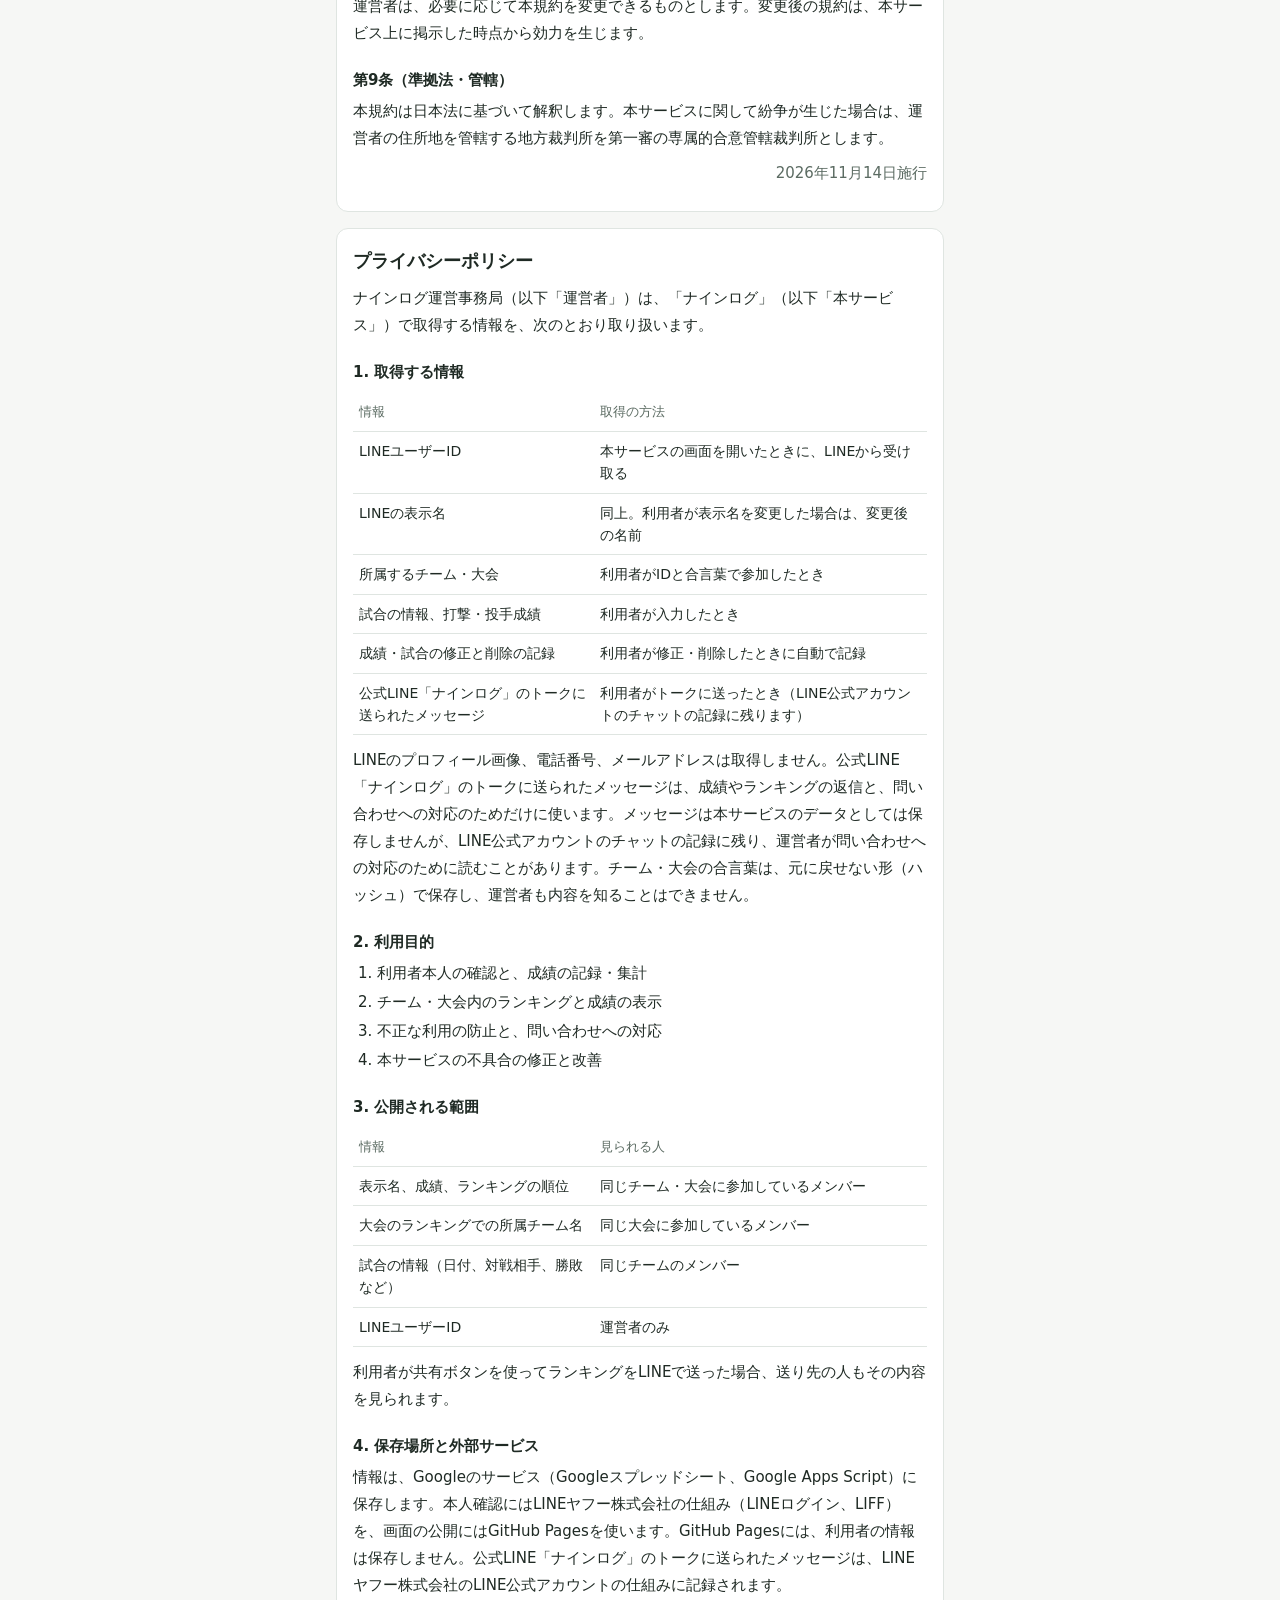
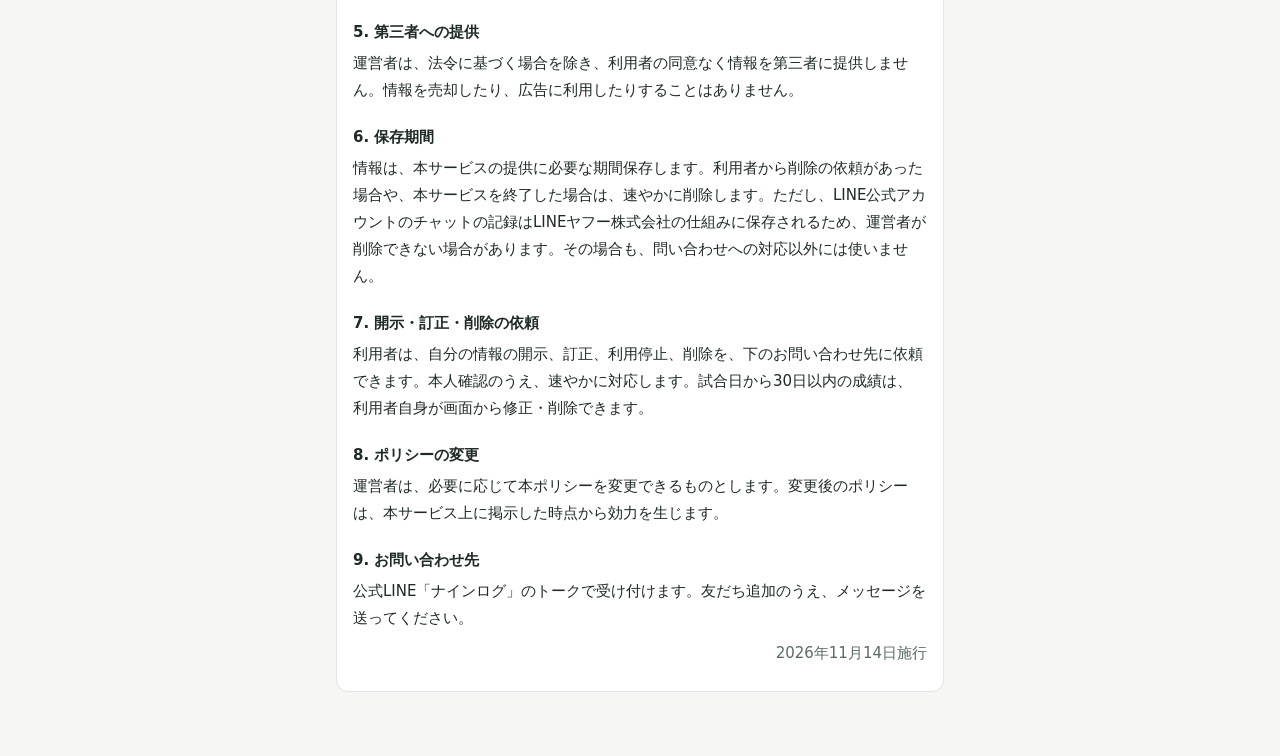
<file: terms.html>
<!doctype html>
<html lang="ja">
<head>
  <meta charset="utf-8">
  <meta name="viewport" content="width=device-width, initial-scale=1">
  <title>利用規約・プライバシーポリシー｜ナインログ</title>
  <link rel="stylesheet" href="css/common.css">
  <!--
    利用規約・プライバシーポリシー（CLAUDE.md 第7章 C-14）
    - 文章は利用者から受け取ったもの（terms-source.md の「利用規約」「プライバシーポリシー」）。中身は変えない
    - LINEの本人確認（LIFF）は使わない。LINEの外のブラウザでも、そのまま読める
    - LINEログインのチャネルに登録するURL（D-1b）
      利用規約：https://ninelog.github.io/ninelog/terms.html#terms
      プライバシーポリシー：https://ninelog.github.io/ninelog/terms.html#privacy
    - 施行日は下の2か所（class="nl-terms__date"）。変えるときは両方を直す
  -->
</head>
<body>
  <header class="nl-header">
    <div class="nl-header__bar">
      <span class="nl-header__brand">ナインログ</span>
      <span class="nl-header__sep">｜</span>
      <h1 class="nl-header__title">利用規約・プライバシーポリシー</h1>
    </div>
  </header>
  <main class="nl-main nl-terms">
    <p id="back-wrap" hidden><button type="button" class="nl-chip" id="btn-back">‹ もとの画面に戻る</button></p>

    <nav class="nl-card nl-terms__toc" aria-label="目次">
      <a href="#terms">利用規約</a>
      <a href="#privacy">プライバシーポリシー</a>
    </nav>

    <!-- ===== 利用規約 ===== -->
    <section class="nl-card" id="terms">
      <h2>利用規約</h2>
      <p>この利用規約（以下「本規約」）は、ナインログ運営事務局（以下「運営者」）が提供する「ナインログ」（以下「本サービス」）の利用条件を定めるものです。本サービスを利用した方（以下「利用者」）は、本規約に同意したものとみなします。</p>

      <h3>第1条（本サービスの内容）</h3>
      <p>本サービスは、LINE公式アカウントを通じて、草野球の打撃成績・投手成績を記録し、成績の集計やチーム・大会内のランキングを表示するサービスです。本サービスは無料で提供します。</p>

      <h3>第2条（利用条件）</h3>
      <ol>
        <li>利用者は、自分自身のLINEアカウントで本サービスを利用するものとします。1つのLINEアカウントを複数人で共有して利用することはできません。</li>
        <li>チームまたは大会に参加するには、その代表者から伝えられたIDと合言葉が必要です。</li>
        <li>未成年の方は、保護者の同意を得たうえで利用してください。</li>
      </ol>

      <h3>第3条（成績の入力）</h3>
      <ol>
        <li>成績は、利用者本人の自己申告によって記録されます。利用者は、事実に基づいて正確に入力するものとします。</li>
        <li>成績の入力・修正・削除ができるのは、利用者本人の記録に限り、試合日から30日以内とします。</li>
        <li>運営者は、入力された成績の正確さを保証しません。</li>
      </ol>

      <h3>第4条（禁止事項）</h3>
      <p>利用者は、次の行為をしてはなりません。</p>
      <ol>
        <li>事実と異なる成績を、故意に入力すること</li>
        <li>他人のLINEアカウントを使うなど、他人になりすますこと</li>
        <li>参加を許可されていないチーム・大会の合言葉を、不正に入手したり推測して試したりすること</li>
        <li>本サービスの仕組みに不正にアクセスしたり、運用を妨げたりすること</li>
        <li>チーム名・大会名・表示名に、他人を傷つける言葉や不適切な言葉を使うこと</li>
        <li>法令に違反する行為、または公序良俗に反する行為</li>
      </ol>

      <h3>第5条（利用の停止）</h3>
      <p>運営者は、利用者が本規約に違反したと判断した場合、事前の通知なく、その利用者の利用を停止し、入力された情報を削除できるものとします。</p>

      <h3>第6条（サービスの変更・停止・終了）</h3>
      <p>運営者は、事前の通知なく、本サービスの内容を変更し、または一時的に停止できるものとします。本サービスを終了する場合は、可能な範囲で、終了の30日前までに利用者にお知らせします。</p>

      <h3>第7条（免責）</h3>
      <ol>
        <li>本サービスは、無料で現状のまま提供するものです。運営者は、本サービスに不具合がないことや、データが失われないことを保証しません。</li>
        <li>運営者は、本サービスの利用によって利用者に生じた損害について、運営者に故意または重大な過失がある場合を除き、責任を負いません。</li>
        <li>利用者どうし、または利用者と第三者との間で生じたトラブルは、当事者の間で解決するものとします。</li>
      </ol>

      <h3>第8条（規約の変更）</h3>
      <p>運営者は、必要に応じて本規約を変更できるものとします。変更後の規約は、本サービス上に掲示した時点から効力を生じます。</p>

      <h3>第9条（準拠法・管轄）</h3>
      <p>本規約は日本法に基づいて解釈します。本サービスに関して紛争が生じた場合は、運営者の住所地を管轄する地方裁判所を第一審の専属的合意管轄裁判所とします。</p>

      <p class="nl-terms__enact"><span class="nl-terms__date">2026年11月14日</span>施行</p>
    </section>

    <!-- ===== プライバシーポリシー ===== -->
    <section class="nl-card" id="privacy">
      <h2>プライバシーポリシー</h2>
      <p>ナインログ運営事務局（以下「運営者」）は、「ナインログ」（以下「本サービス」）で取得する情報を、次のとおり取り扱います。</p>

      <h3>1. 取得する情報</h3>
      <div class="nl-table-wrap">
        <table class="nl-terms__table">
          <thead><tr><th>情報</th><th>取得の方法</th></tr></thead>
          <tbody>
            <tr><td>LINEユーザーID</td><td>本サービスの画面を開いたときに、LINEから受け取る</td></tr>
            <tr><td>LINEの表示名</td><td>同上。利用者が表示名を変更した場合は、変更後の名前</td></tr>
            <tr><td>所属するチーム・大会</td><td>利用者がIDと合言葉で参加したとき</td></tr>
            <tr><td>試合の情報、打撃・投手成績</td><td>利用者が入力したとき</td></tr>
            <tr><td>成績・試合の修正と削除の記録</td><td>利用者が修正・削除したときに自動で記録</td></tr>
            <tr><td>公式LINE「ナインログ」のトークに送られたメッセージ</td><td>利用者がトークに送ったとき（LINE公式アカウントのチャットの記録に残ります）</td></tr>
          </tbody>
        </table>
      </div>
      <p>LINEのプロフィール画像、電話番号、メールアドレスは取得しません。公式LINE「ナインログ」のトークに送られたメッセージは、成績やランキングの返信と、問い合わせへの対応のためだけに使います。メッセージは本サービスのデータとしては保存しませんが、LINE公式アカウントのチャットの記録に残り、運営者が問い合わせへの対応のために読むことがあります。チーム・大会の合言葉は、元に戻せない形（ハッシュ）で保存し、運営者も内容を知ることはできません。</p>

      <h3>2. 利用目的</h3>
      <ol>
        <li>利用者本人の確認と、成績の記録・集計</li>
        <li>チーム・大会内のランキングと成績の表示</li>
        <li>不正な利用の防止と、問い合わせへの対応</li>
        <li>本サービスの不具合の修正と改善</li>
      </ol>

      <h3>3. 公開される範囲</h3>
      <div class="nl-table-wrap">
        <table class="nl-terms__table">
          <thead><tr><th>情報</th><th>見られる人</th></tr></thead>
          <tbody>
            <tr><td>表示名、成績、ランキングの順位</td><td>同じチーム・大会に参加しているメンバー</td></tr>
            <tr><td>大会のランキングでの所属チーム名</td><td>同じ大会に参加しているメンバー</td></tr>
            <tr><td>試合の情報（日付、対戦相手、勝敗など）</td><td>同じチームのメンバー</td></tr>
            <tr><td>LINEユーザーID</td><td>運営者のみ</td></tr>
          </tbody>
        </table>
      </div>
      <p>利用者が共有ボタンを使ってランキングをLINEで送った場合、送り先の人もその内容を見られます。</p>

      <h3>4. 保存場所と外部サービス</h3>
      <p>情報は、Googleのサービス（Googleスプレッドシート、Google Apps Script）に保存します。本人確認にはLINEヤフー株式会社の仕組み（LINEログイン、LIFF）を、画面の公開にはGitHub Pagesを使います。GitHub Pagesには、利用者の情報は保存しません。公式LINE「ナインログ」のトークに送られたメッセージは、LINEヤフー株式会社のLINE公式アカウントの仕組みに記録されます。</p>

      <h3>5. 第三者への提供</h3>
      <p>運営者は、法令に基づく場合を除き、利用者の同意なく情報を第三者に提供しません。情報を売却したり、広告に利用したりすることはありません。</p>

      <h3>6. 保存期間</h3>
      <p>情報は、本サービスの提供に必要な期間保存します。利用者から削除の依頼があった場合や、本サービスを終了した場合は、速やかに削除します。ただし、LINE公式アカウントのチャットの記録はLINEヤフー株式会社の仕組みに保存されるため、運営者が削除できない場合があります。その場合も、問い合わせへの対応以外には使いません。</p>

      <h3>7. 開示・訂正・削除の依頼</h3>
      <p>利用者は、自分の情報の開示、訂正、利用停止、削除を、下のお問い合わせ先に依頼できます。本人確認のうえ、速やかに対応します。試合日から30日以内の成績は、利用者自身が画面から修正・削除できます。</p>

      <h3>8. ポリシーの変更</h3>
      <p>運営者は、必要に応じて本ポリシーを変更できるものとします。変更後のポリシーは、本サービス上に掲示した時点から効力を生じます。</p>

      <h3>9. お問い合わせ先</h3>
      <p>公式LINE「ナインログ」のトークで受け付けます。友だち追加のうえ、メッセージを送ってください。</p>

      <p class="nl-terms__enact"><span class="nl-terms__date">2026年11月14日</span>施行</p>
    </section>
  </main>

  <script>
    // 前の画面（「チーム・設定」など）から開いたときだけ、「戻る」を出す
    (function () {
      var ref = document.referrer || '';
      if (ref && ref.indexOf(location.origin) === 0 && history.length > 1) {
        document.getElementById('back-wrap').hidden = false;
        document.getElementById('btn-back').addEventListener('click', function () { history.back(); });
      }
    })();
  </script>
</body>
</html>
</file>
<file: css/common.css>
/*
 * ナインログの共通の見た目（C-3）
 * どの画面もこのファイルを読み込み、色・文字・ボタン・エラー表示の見た目をそろえる。
 * 色は下の「色の名前」（--で始まる値）だけを使う。スマホが暗い表示のときは、自動で暗い色に切り替わる。
 */
:root {
  --bg: #f6f7f5;          /* 画面の地の色 */
  --card: #ffffff;        /* カードの色 */
  --text: #1f2a24;        /* 文字 */
  --sub: #5b6b62;         /* うすい文字（説明など） */
  --line: #dfe5e1;        /* 線 */
  --accent: #1f7a4d;      /* ナインログの色（緑） */
  --accent-text: #ffffff; /* 緑のボタンの上の文字 */
  --accent-soft: #e3f2ea; /* うすい緑（選ばれているタブなど） */
  --error: #b3261e;       /* エラーの文字 */
  --error-soft: #fce8e6;  /* エラーの地 */
  --ok: #1f7a4d;          /* 成功の文字 */
  --ok-soft: #e3f2ea;     /* 成功の地 */
  --warn: #b26a00;        /* 注意の線 */
  --warn-soft: #fff4dc;   /* 注意の地 */
  --header-h: 52px;       /* ヘッダーの高さ */
}
@media (prefers-color-scheme: dark) {
  :root {
    --bg: #141816;
    --card: #1d2320;
    --text: #e8ece9;
    --sub: #a3b0a8;
    --line: #2f3833;
    --accent: #5cc08a;
    --accent-text: #0f1a14;
    --accent-soft: #1f3328;
    --error: #f2b8b5;
    --error-soft: #3a1f1d;
    --ok: #5cc08a;
    --ok-soft: #1f3328;
    --warn: #f0b75a;
    --warn-soft: #3a2e17;
  }
}

* { box-sizing: border-box; }
html { -webkit-text-size-adjust: 100%; }
body {
  margin: 0;
  background: var(--bg);
  color: var(--text);
  font-family: system-ui, -apple-system, "Hiragino Sans", "Noto Sans JP", sans-serif;
  font-size: 16px;
  line-height: 1.5;
}
[hidden] { display: none !important; }

/* ---------- ヘッダー（画面の上の帯と、4つの画面の切り替え） ---------- */
.nl-header {
  position: sticky;
  top: 0;
  z-index: 10;
  background: var(--card);
  border-bottom: 1px solid var(--line);
}
.nl-header__bar {
  display: flex;
  align-items: center;
  gap: 8px;
  height: var(--header-h);
  padding: 0 16px;
  max-width: 640px;
  margin: 0 auto;
}
.nl-header__brand { color: var(--accent); font-weight: 700; font-size: 15px; text-decoration: none; }
.nl-header__title { font-size: 17px; font-weight: 700; margin: 0; }
.nl-header__sep { color: var(--line); }
.nl-nav {
  display: grid;
  grid-template-columns: repeat(4, 1fr);
  max-width: 640px;
  margin: 0 auto;
}
.nl-nav a {
  display: block;
  padding: 8px 4px 10px;
  text-align: center;
  font-size: 13px;
  color: var(--sub);
  text-decoration: none;
  border-bottom: 3px solid transparent;
}
.nl-nav a[aria-current="page"] {
  color: var(--accent);
  font-weight: 700;
  border-bottom-color: var(--accent);
}

/* ---------- 画面の中身 ---------- */
.nl-main { max-width: 640px; margin: 0 auto; padding: 16px 16px 48px; }
.nl-card {
  background: var(--card);
  border: 1px solid var(--line);
  border-radius: 12px;
  padding: 16px;
  margin-bottom: 16px;
}
.nl-card h2 { margin: 0 0 12px; font-size: 16px; }
.nl-note { color: var(--sub); font-size: 13px; line-height: 1.6; margin: 8px 0 0; }
.nl-loading { color: var(--sub); text-align: center; padding: 24px 0; }

/* ---------- ボタン ---------- */
.nl-btn {
  display: inline-flex;
  align-items: center;
  justify-content: center;
  gap: 6px;
  min-height: 44px;           /* 指で押しやすい大きさ */
  padding: 10px 18px;
  border-radius: 10px;
  border: 1px solid var(--accent);
  background: var(--accent);
  color: var(--accent-text);
  font-size: 16px;
  font-weight: 700;
  font-family: inherit;
  cursor: pointer;
  text-decoration: none;
}
.nl-btn--sub { background: transparent; color: var(--accent); }
.nl-btn--danger { background: transparent; color: var(--error); border-color: var(--error); }
.nl-btn--block { display: flex; width: 100%; }
.nl-btn:disabled { opacity: 0.5; cursor: default; }
/* 送信中のボタン：中を「くるくる＋読み込み中…」にする（js/ui.js の withBusy） */
.nl-btn[aria-busy="true"], .nl-chip[aria-busy="true"] { opacity: 1; }
@keyframes nl-spin { to { transform: rotate(360deg); } }

/* ---------- お知らせ（エラー・成功） ---------- */
.nl-alert {
  border-radius: 10px;
  padding: 12px 14px;
  margin-bottom: 16px;
  font-size: 15px;
  line-height: 1.6;
}
.nl-alert--error { background: var(--error-soft); color: var(--error); }
.nl-alert--ok { background: var(--ok-soft); color: var(--ok); }
/* 案内（成績がどこに反映されるか など）：成功・エラーと区別するため、地の色と線だけ */
.nl-alert--info { background: var(--bg); color: var(--text); border: 1px solid var(--line); }
/* 注意（作る前に気をつけてほしいこと）：黄色の地に、左に太い線 */
.nl-alert--warn {
  background: var(--warn-soft);
  color: var(--text);
  border-left: 4px solid var(--warn);
  font-weight: 700;
}
.nl-alert ul { margin: 6px 0 0; padding-left: 1.2em; }
/* 押したボタンがある四角の一番下に出すお知らせ（2026-11-14 の決まり） */
[data-nl-local-alert] { margin: 12px 0 0; }

/* 文字だけの小さなボタン（「番号を変える」など） */
.nl-link {
  border: none;
  background: none;
  padding: 4px 0;
  color: var(--accent);
  font-size: 14px;
  font-family: inherit;
  text-decoration: underline;
  cursor: pointer;
}

/* 入力欄の近くに出す、項目ごとのエラー（VALIDATION_ERROR の details） */
.nl-field-error { color: var(--error); font-size: 13px; margin-top: 4px; }
.nl-input--error { border-color: var(--error) !important; }

/* ---------- 横に並べる小さなボタン（「今日」「昨日」など。C-4a） ---------- */
.nl-chips { display: flex; gap: 8px; flex-wrap: wrap; margin-top: 8px; }
.nl-chip {
  min-height: 40px;
  padding: 6px 14px;
  border-radius: 999px;
  border: 1px solid var(--line);
  background: var(--card);
  color: var(--text);
  font-size: 15px;
  font-family: inherit;
  cursor: pointer;
}
.nl-chip:disabled { opacity: 0.45; cursor: default; }

/* ---------- 選べるカード（試合の一覧など。C-4a） ---------- */
.nl-choices { display: grid; gap: 8px; }
.nl-choice {
  display: block;
  width: 100%;
  text-align: left;
  padding: 12px 14px;
  border-radius: 10px;
  border: 1px solid var(--line);
  background: var(--card);
  color: var(--text);
  font-family: inherit;
  font-size: 16px;
  cursor: pointer;
}
.nl-choice[aria-pressed="true"] {
  border: 2px solid var(--accent);
  background: var(--accent-soft);
  padding: 11px 13px;
}
.nl-choice__title { font-weight: 700; }
.nl-choice__sub { color: var(--sub); font-size: 13px; margin-top: 2px; }
.nl-badges { display: flex; gap: 6px; flex-wrap: wrap; margin-top: 6px; }
.nl-badge {
  font-size: 12px;
  padding: 2px 8px;
  border-radius: 999px;
  background: var(--bg);
  border: 1px solid var(--line);
  color: var(--sub);
}
.nl-empty { color: var(--sub); font-size: 14px; padding: 8px 0; }
.nl-actions { display: flex; gap: 8px; flex-wrap: wrap; margin-top: 4px; }

/* ---------- どれか1つを選ぶ丸いボタン（「チーム／大会」など。C-9b） ---------- */
.nl-radios { border: none; padding: 0; margin: 0 0 14px; display: flex; gap: 8px; flex-wrap: wrap; }
.nl-radios legend { font-size: 14px; color: var(--sub); margin-bottom: 6px; padding: 0; }
.nl-radios label {
  display: inline-flex;
  align-items: center;
  gap: 6px;
  min-height: 44px;
  padding: 8px 14px;
  border: 1px solid var(--line);
  border-radius: 10px;
  background: var(--card);
  cursor: pointer;
}
.nl-radios label:has(input:checked) { border: 2px solid var(--accent); background: var(--accent-soft); padding: 7px 13px; }
.nl-radios input { width: 18px; height: 18px; margin: 0; accent-color: var(--accent); }

/* ---------- 畳める四角（「所属しているチーム・大会」など。C-9d） ---------- */
.nl-fold > summary {
  cursor: pointer;
  font-weight: 700;
  font-size: 16px;
  list-style: none;
  display: flex;
  align-items: center;
  justify-content: space-between;
  min-height: 32px;
}
.nl-fold > summary::-webkit-details-marker { display: none; }
.nl-fold > summary::after { content: "▼"; font-size: 12px; color: var(--sub); }
.nl-fold[open] > summary::after { content: "▲"; }
.nl-fold > summary .nl-fold__hint { font-weight: 400; font-size: 13px; color: var(--sub); margin-left: 6px; }
.nl-fold[open] > summary .nl-fold__hint { display: none; }
.nl-fold > summary > span:first-child { flex: 1; }

/* ---------- 短い行の一覧（チーム・大会の一覧など。C-9d） ---------- */
.nl-rows { margin-top: 8px; }
.nl-row { padding: 10px 0; border-top: 1px solid var(--line); }
.nl-row__main { display: flex; align-items: center; gap: 6px; flex-wrap: wrap; }
.nl-row__name { font-weight: 700; }
.nl-row__meta { color: var(--sub); font-size: 13px; margin-left: auto; }
.nl-row__actions { display: flex; gap: 8px; flex-wrap: wrap; margin-top: 6px; }
.nl-chip--danger { color: var(--error); border-color: var(--error); }

/* ---------- 画面の中のカレンダー（js/calendar.js。C-4b・C-6b） ---------- */
.nl-cal { border: 1px solid var(--line); border-radius: 10px; padding: 8px; background: var(--card); }
.nl-cal__head { display: flex; align-items: center; justify-content: space-between; margin-bottom: 4px; }
.nl-cal__title { font-weight: 700; }
.nl-cal__nav {
  min-width: 44px; min-height: 40px;
  border: none; background: transparent; color: var(--accent);
  font-size: 22px; font-family: inherit; cursor: pointer;
}
.nl-cal__nav:disabled { opacity: 0.3; cursor: default; }
.nl-cal__grid { display: grid; grid-template-columns: repeat(7, 1fr); gap: 2px; }
.nl-cal__week { text-align: center; font-size: 12px; color: var(--sub); padding: 4px 0; }
.nl-cal__day {
  display: flex; flex-direction: column; align-items: center; justify-content: center;
  min-height: 44px; padding: 2px 0;
  border: 1px solid transparent; border-radius: 8px;
  background: transparent; color: var(--text);
  font-family: inherit; font-size: 15px; cursor: pointer;
}
.nl-cal__day:disabled { color: var(--line); cursor: default; }
.nl-cal__day:disabled .nl-cal__mark { opacity: 0.4; }
.is-sun { color: #c0392b; }
.is-sat { color: #2e6fb5; }
.nl-cal__day.is-sun:disabled, .nl-cal__day.is-sat:disabled { color: var(--line); }
.nl-cal__day.is-today { border-color: var(--line); }
.nl-cal__day.is-selected { background: var(--accent); color: var(--accent-text); border-color: var(--accent); font-weight: 700; }
.nl-cal__mark { font-size: 10px; line-height: 1; height: 10px; color: var(--accent); }
.nl-cal__day.is-selected .nl-cal__mark { color: var(--accent-text); }
.nl-cal__legend { font-size: 12px; color: var(--sub); margin-top: 6px; text-align: center; }

/* 日付を1日ずつ動かすボタンの並び（左に「‹ 前の日」「次の日 ›」、右に「今日」。C-4b） */
.nl-daynav { display: flex; gap: 8px; align-items: center; margin-top: 8px; }
.nl-daynav .nl-daynav__today { margin-left: auto; }

/* ---------- 入力欄（C-4以降で使う） ---------- */
.nl-field { margin-bottom: 14px; }
.nl-field label { display: block; font-size: 14px; color: var(--sub); margin-bottom: 4px; }
.nl-field input, .nl-field select {
  width: 100%;
  min-height: 44px;
  padding: 8px 10px;
  border: 1px solid var(--line);
  border-radius: 8px;
  background: var(--card);
  color: var(--text);
  font-size: 16px;            /* 16px より小さいと、iPhone で入力時に画面が拡大されてしまう */
  font-family: inherit;
}
/*
 * iPhone の日付の入力欄は、そのままだと中身の幅を優先して、四角の右からはみ出してしまう（2026-11-14 利用者が発見）。
 * 見た目の決まりを外し（appearance: none）、最小の幅を 0 にして、欄の幅を四角に合わせる。
 */
.nl-field input[type="date"] {
  -webkit-appearance: none;
  appearance: none;
  display: block;
  min-width: 0;
  max-width: 100%;
  line-height: 1.5;
}
.nl-field input[type="date"]::-webkit-date-and-time-value { text-align: left; }

/* ---------- 切り替えボタン（打撃／投手。C-4） ---------- */
.nl-seg { display: flex; border: 1px solid var(--accent); border-radius: 10px; overflow: hidden; margin-bottom: 14px; }
.nl-seg__btn {
  flex: 1; min-height: 44px; border: none; background: transparent; color: var(--accent);
  font-size: 15px; font-weight: 700; cursor: pointer;
}
.nl-seg__btn + .nl-seg__btn { border-left: 1px solid var(--accent); }
.nl-seg__btn[aria-pressed="true"] { background: var(--accent); color: var(--accent-text); }

/* ---------- 数を入れる欄（1項目1行。「項目名 … [－] 数 [＋]」。C-4） ---------- */
.nl-counts { margin-bottom: 4px; }
.nl-count { display: flex; flex-wrap: wrap; align-items: center; gap: 8px; padding: 6px 0; border-top: 1px solid var(--line); }
.nl-count:first-child { border-top: none; }
.nl-count label { flex: 1; font-size: 15px; font-weight: 700; color: var(--text); }
/* 安打の内訳（二塁打・三塁打・本塁打）：安打の下に字下げして、左に線を引く（2026-11-14） */
.nl-count-group { margin: 0 0 4px 18px; padding: 2px 0 6px 12px; border-left: 3px solid var(--accent-soft); }
.nl-count-group__title { margin: 2px 0 0; font-size: 13px; font-weight: 700; color: var(--accent); }
.nl-count-group .nl-count:first-of-type { border-top: none; }
.nl-count-group .nl-count label { font-size: 14px; font-weight: 400; }
.nl-count-group .nl-step { width: 140px; }
.nl-count-group__note { margin: 4px 0 0; font-size: 12px; color: var(--sub); line-height: 1.5; }
.nl-count-group + .nl-count { border-top: 1px solid var(--line); }
.nl-count__label--auto::after { content: "（自動）"; font-size: 12px; font-weight: 400; color: var(--sub); }
.nl-step { display: flex; align-items: stretch; width: 156px; }
.nl-step button {
  width: 44px; min-height: 44px; border: 1px solid var(--line); background: var(--bg); color: var(--text);
  font-size: 20px; line-height: 1; cursor: pointer; padding: 0;
}
.nl-step button:first-child { border-radius: 8px 0 0 8px; }
.nl-step button:last-child { border-radius: 0 8px 8px 0; }
.nl-step input {
  flex: 1; min-width: 0; width: 100%; padding: 0; text-align: center; font-size: 18px; font-weight: 700;
  border: 1px solid var(--line); border-left: none; border-right: none; background: var(--card); color: var(--text);
  border-radius: 0; -moz-appearance: textfield; appearance: textfield;
}
.nl-step input::-webkit-outer-spin-button, .nl-step input::-webkit-inner-spin-button { -webkit-appearance: none; margin: 0; }
.nl-count .nl-field-error { flex-basis: 100%; margin-top: 0; }

/* 投球回の合計の表示（C-5） */
.nl-total { font-size: 17px; font-weight: 700; margin: 0 0 8px; }

/* ---------- 自分の成績（C-6） ---------- */
.nl-pair { display: grid; grid-template-columns: 1fr 1fr; gap: 10px; }
.nl-pair .nl-field { margin-bottom: 0; }
.nl-h2__sub { font-size: 13px; font-weight: 400; color: var(--sub); margin-left: 6px; }
.nl-tiles { display: grid; grid-template-columns: repeat(3, 1fr); gap: 6px; margin-bottom: 12px; }
.nl-tiles--4 { grid-template-columns: repeat(4, 1fr); }
.nl-tile { background: var(--accent-soft); border-radius: 10px; padding: 10px 6px; text-align: center; }
.nl-tile__label { font-size: 12px; color: var(--sub); }
.nl-tile__value { font-size: 20px; font-weight: 700; color: var(--text); margin-top: 2px; font-variant-numeric: tabular-nums; }
.nl-stats { display: grid; grid-template-columns: repeat(3, 1fr); border-top: 1px solid var(--line); }
.nl-stat { display: flex; justify-content: space-between; align-items: baseline; padding: 8px 6px; border-bottom: 1px solid var(--line); }
.nl-stat:not(:nth-child(3n)) { border-right: 1px solid var(--line); }
.nl-stat__label { font-size: 13px; color: var(--sub); }
.nl-stat__value { font-size: 16px; font-weight: 700; font-variant-numeric: tabular-nums; }

/* 記録カレンダーで押した日（C-6b） */
.nl-day__title { font-size: 15px; margin: 14px 0 4px; }
.nl-day__line { margin: 6px 0 0; font-size: 14px; line-height: 1.6; }
#day .nl-row__meta { margin-left: 0; width: 100%; }

/* 成績の推移グラフ（C-6c） */
.nl-seg--sm { margin-bottom: 8px; }
.nl-seg--sm .nl-seg__btn { min-height: 38px; font-size: 14px; }
.nl-chart { position: relative; height: 220px; margin: 8px 0 4px; }
.nl-fold--sm > summary { font-size: 14px; padding: 8px 0; }
.nl-table { width: 100%; border-collapse: collapse; font-size: 14px; margin-top: 4px; font-variant-numeric: tabular-nums; }
.nl-table th, .nl-table td { padding: 6px 4px; border-bottom: 1px solid var(--line); text-align: right; }
.nl-table th:first-child, .nl-table td:first-child { text-align: left; }
.nl-table th { color: var(--sub); font-weight: 400; font-size: 13px; }

/* 相手別・大会別の表（C-6d） */
.nl-table-wrap { overflow-x: auto; margin-top: 4px; }
.nl-table--bd th, .nl-table--bd td { padding: 8px 4px; white-space: nowrap; }
.nl-table--bd td:first-child { white-space: normal; word-break: break-all; min-width: 5em; }

/* ---------- ランキング（C-7） ---------- */
.nl-cats { display: grid; grid-template-columns: repeat(4, 1fr); gap: 6px; margin-bottom: 8px; }
.nl-cat {
  min-height: 40px; border: 1px solid var(--accent); border-radius: 8px; background: transparent;
  color: var(--accent); font-size: 14px; font-weight: 700; cursor: pointer; padding: 0 2px;
}
.nl-cat[aria-pressed="true"] { background: var(--accent); color: var(--accent-text); }
.nl-rank { list-style: none; margin: 8px 0 0; padding: 0; }
.nl-rank__row { display: flex; align-items: center; gap: 10px; padding: 10px 6px; border-top: 1px solid var(--line); }
.nl-rank__row.is-me { background: var(--accent-soft); border-radius: 8px; }
.nl-rank__row.is-unqualified .nl-rank__value { color: var(--sub); }
.nl-rank__no { width: 3em; flex-shrink: 0; font-weight: 700; text-align: center; font-variant-numeric: tabular-nums; }
.nl-rank__who { flex: 1; min-width: 0; display: flex; flex-wrap: wrap; align-items: center; gap: 4px 6px; }
.nl-rank__name { font-weight: 700; word-break: break-all; }
.nl-rank__sub { width: 100%; font-size: 12px; color: var(--sub); }
.nl-rank__value { font-size: 18px; font-weight: 700; font-variant-numeric: tabular-nums; }
.nl-rank__divider { font-size: 13px; color: var(--sub); padding: 14px 6px 6px; border-top: 1px solid var(--line); }
.nl-rank__remain { width: 100%; font-size: 12px; font-weight: 700; color: var(--warn); }

/* チーム全体の成績（C-7b） */
#view { margin-bottom: 12px; background: var(--card); }

/* ランキングの共有（C-7c） */
.nl-share { margin-top: 14px; padding-top: 12px; border-top: 1px solid var(--line); }
.nl-share .nl-note { margin-bottom: 0; }

/* 大会のランキングのチーム名（C-7d） */
.nl-rank__team { font-size: 13px; color: var(--sub); }

/* リンクの小さなボタン（「直す」など）は、ボタンと同じ見た目にする（C-10） */
a.nl-chip { text-decoration: none; display: inline-flex; align-items: center; }

/* チーム・大会を消す確かめる欄、ひとりの記録から移す一覧（C-9e） */
.nl-danger-box { width: 100%; border: 1px solid var(--error); border-radius: 10px; padding: 10px 12px; margin-top: 8px; }
.nl-danger-box__title { font-weight: 700; color: var(--error); margin: 0 0 6px; }
.nl-danger-box__list { margin: 0 0 12px; padding-left: 1.2em; font-size: 14px; line-height: 1.6; }
.nl-move__head { display: flex; gap: 10px; align-items: flex-start; cursor: pointer; }
.nl-move__head input { width: 20px; height: 20px; margin-top: 2px; flex-shrink: 0; accent-color: var(--accent); }
.nl-move__head > span { display: flex; flex-direction: column; gap: 2px; }
.nl-move__line { font-size: 14px; }
.nl-move__to { width: 100%; margin-top: 8px; min-height: 40px; font-size: 14px; border: 1px solid var(--line); border-radius: 8px; padding: 0 8px; background: var(--card); color: var(--text); }

/* 記録達成のお祝い（C-12） */
/* 画面の真ん中に重ねて出す枠（ポップアップ。2026-11-14） */
.nl-modal {
  position: fixed; inset: 0; z-index: 50; display: flex; align-items: center; justify-content: center;
  padding: 16px; background: rgba(0, 0, 0, .45);
}
.nl-modal__box { width: 100%; max-width: 400px; max-height: calc(100vh - 32px); overflow-y: auto; box-shadow: 0 8px 32px rgba(0, 0, 0, .3); }
.nl-modal__box .nl-actions { margin-top: 12px; }
body.nl-modal-open { overflow: hidden; }
.nl-celebrate {
  padding: 16px; border-radius: 14px;
  background: var(--warn-soft); border: 2px solid var(--warn); color: var(--text);
}
.nl-celebrate__title { margin: 0 0 8px; font-weight: 700; font-size: 18px; text-align: center; }
.nl-celebrate__list { list-style: none; margin: 0; padding: 0; }
.nl-celebrate__list li { display: flex; gap: 8px; align-items: baseline; font-size: 15px; font-weight: 700; padding: 3px 0; }
.nl-celebrate__icon { flex-shrink: 0; }
.nl-celebrate.is-pop { animation: nl-pop .45s ease-out; }
@keyframes nl-pop { 0% { transform: scale(.92); opacity: 0; } 60% { transform: scale(1.03); opacity: 1; } 100% { transform: scale(1); } }
@media (prefers-reduced-motion: reduce) { .nl-celebrate.is-pop { animation: none; } }

/* ---------- 読み込み中の表示（2026-11-14 利用者が追加） ---------- */
.nl-spinner {
  display: inline-block; flex-shrink: 0; width: 16px; height: 16px; vertical-align: -3px;
  border: 2px solid currentColor; border-right-color: transparent; border-radius: 50%;
  animation: nl-spin 0.8s linear infinite;
}
.nl-busy-inner { display: inline-flex; align-items: center; justify-content: center; gap: 8px; }
.nl-busy-label { font-weight: 700; }
.nl-loading { display: flex; align-items: center; justify-content: center; gap: 8px; color: var(--sub); }
.nl-loading .nl-busy-label { font-weight: 400; }
/* 切り替えのとき：四角をうすくして、見えている場所の真ん中に「くるくる＋読み込み中…」を出す */
.nl-busy { position: sticky; top: 45vh; height: 0; z-index: 20; display: flex; justify-content: center; overflow: visible; }
.nl-busy__pill {
  display: inline-flex; align-items: center; gap: 8px; padding: 10px 16px; border-radius: 999px;
  background: var(--card); color: var(--accent); border: 1px solid var(--line);
  box-shadow: 0 4px 16px rgba(0, 0, 0, .15); font-size: 15px; transform: translateY(-50%);
  max-width: calc(100vw - 48px);
}
.is-loading > :not(.nl-busy) { opacity: .45; transition: opacity .2s; pointer-events: none; }

/* ---------- 利用規約・プライバシーポリシー（C-14。terms.html） ---------- */
.nl-terms { font-size: 15px; line-height: 1.8; }
.nl-terms .nl-card h2 { font-size: 18px; margin-bottom: 8px; }
.nl-terms h3 { font-size: 15px; margin: 20px 0 4px; }
.nl-terms p { margin: 4px 0 8px; }
.nl-terms ol { margin: 4px 0 8px; padding-left: 1.6em; }
.nl-terms li { margin: 2px 0; }
.nl-terms section { scroll-margin-top: calc(var(--header-h) + 8px); }
.nl-terms__toc { display: flex; gap: 8px; padding: 12px; }
.nl-terms__toc a {
  flex: 1; text-align: center; padding: 8px 4px; border-radius: 8px;
  background: var(--accent-soft); color: var(--accent); font-weight: 700; font-size: 14px; text-decoration: none;
}
.nl-terms__table { width: 100%; border-collapse: collapse; font-size: 14px; line-height: 1.6; margin: 4px 0 8px; }
.nl-terms__table th, .nl-terms__table td { padding: 8px 6px; border-bottom: 1px solid var(--line); text-align: left; vertical-align: top; }
.nl-terms__table th { color: var(--sub); font-weight: 400; font-size: 13px; }
.nl-terms__table td:first-child { width: 42%; }
.nl-terms__enact { text-align: right; color: var(--sub); margin-top: 20px; }
.nl-terms-link { text-align: center; margin-top: 8px; }
.nl-terms-link a { color: var(--sub); }

/* ---------- 前回の画面（新しい内容が届くまで出しておく。B-24 案A） ---------- */
.nl-snapshot__note {
  position: sticky; top: calc(var(--header-h) + 44px); z-index: 5;
  display: flex; align-items: center; gap: 8px; margin: 0 0 12px; padding: 10px 12px;
  border-radius: 10px; background: var(--warn-soft); border: 1px solid var(--warn); color: var(--text);
  font-size: 13px; line-height: 1.5;
}
.nl-snapshot__body { opacity: .55; pointer-events: none; user-select: none; -webkit-user-select: none; }
.nl-snapshot__chart { background: var(--line); border-radius: 8px; opacity: .4; }

/* 必ず選ぶ・入れる項目の印（2026-11-15） */
.nl-required {
  display: inline-block; margin-left: 4px; padding: 0 6px; border-radius: 4px;
  background: var(--error-soft); color: var(--error); font-size: 11px; font-weight: 700; line-height: 1.6; vertical-align: 1px;
}

/* 入力した成績の一覧の、年の区切り（2026-11-15） */
.nl-year-sep {
  display: flex; align-items: center; gap: 8px; margin: 10px 0 2px; font-size: 12px; font-weight: 700; color: var(--sub);
}
.nl-year-sep::after { content: ""; flex: 1; border-top: 1px solid var(--line); }

/* ---------- 試合の詳細（2026-11-15。game.html） ---------- */
.nl-back { margin: 0 0 8px; font-size: 14px; }
.nl-back a { color: var(--accent); text-decoration: none; font-weight: 700; }
.nl-game__date { margin: 0; font-size: 13px; color: var(--sub); }
.nl-game__title { margin: 2px 0 8px; font-size: 18px; word-break: break-all; }
.nl-table--game { font-size: 13px; }
.nl-table--game th, .nl-table--game td { padding: 8px 2px; white-space: nowrap; }
.nl-table--game th { font-size: 12px; }
.nl-table--game th:first-child, .nl-table--game td:first-child { padding-left: 4px; }
.nl-table--game td.nl-game__name { white-space: normal; word-break: break-all; min-width: 4.5em; text-align: left; }
.nl-table--game .nl-badge--me { display: table; margin: 2px 0 0; font-size: 10px; padding: 0 6px; }
.nl-table--game tr.is-me td { background: var(--accent-soft); }
.nl-table--game td.is-sorted { font-weight: 700; color: var(--accent); }
.nl-game__medal { margin-right: 2px; }
.nl-game__left { color: var(--sub); }
.nl-badge--me { margin-left: 4px; background: var(--accent); color: var(--accent-text); }
.nl-badge--win { background: var(--accent-soft); color: var(--accent); font-weight: 700; }
/* 勝敗と得点の札（○ 5−3。2026-11-15） */
.nl-result { font-weight: 700; white-space: nowrap; font-variant-numeric: tabular-nums; }
.nl-result--win { background: var(--accent-soft); color: var(--accent); border-color: var(--accent); }
.nl-result--lose { background: var(--error-soft); color: var(--error); border-color: var(--error); }
.nl-result--draw { background: var(--bg); color: var(--text); }
/* 得点の欄（自分たち − 相手） */
.nl-score { display: flex; align-items: center; gap: 8px; }
.nl-score input { width: 5em; text-align: center; }
.nl-score__dash { font-weight: 700; color: var(--sub); }
.nl-score__who { font-size: 12px; color: var(--sub); display: block; margin-bottom: 2px; }
.nl-game__foot { text-align: center; margin: 0 0 16px; }
#bat-sort { margin-bottom: 8px; }

/* 試合の詳細：前の試合・次の試合（2026-11-15） */
.nl-gamenav { display: flex; gap: 8px; margin: 0 0 16px; }
.nl-gamenav__btn {
  flex: 1; min-width: 0; min-height: 44px; padding: 8px 10px; border-radius: 10px;
  border: 1px solid var(--accent); background: var(--card); color: var(--accent);
  font-size: 13px; font-weight: 700; line-height: 1.4; cursor: pointer; word-break: break-all;
}
.nl-gamenav__btn--prev { text-align: left; }
.nl-gamenav__btn--next { text-align: right; }
.nl-gamenav__btn:disabled { border-color: var(--line); color: var(--sub); font-weight: 400; cursor: default; }

/* 試合の詳細：自分の成績の入力（2026-11-15） */
.nl-myinput { margin: 0 0 12px; }
.nl-myinput__text { margin: 0 0 8px; font-weight: 700; }
a.nl-btn { text-decoration: none; }
</file>
